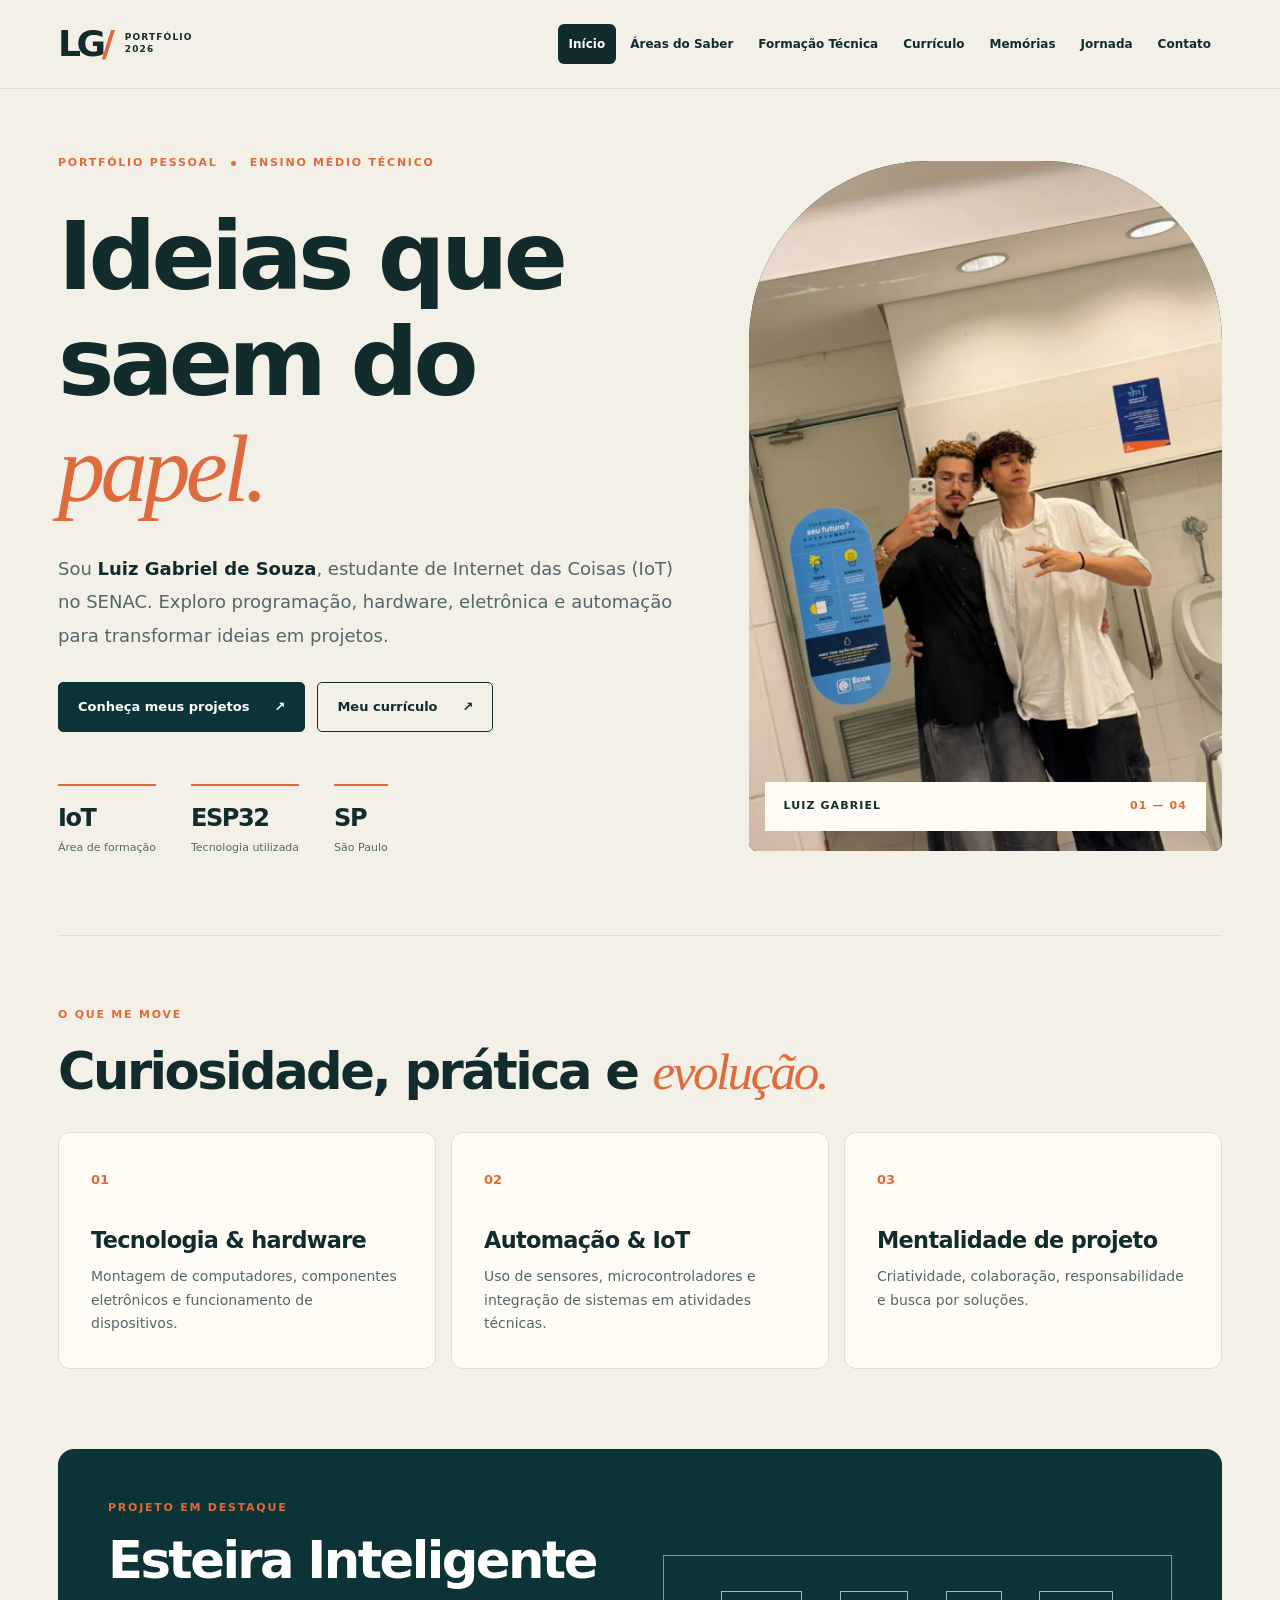
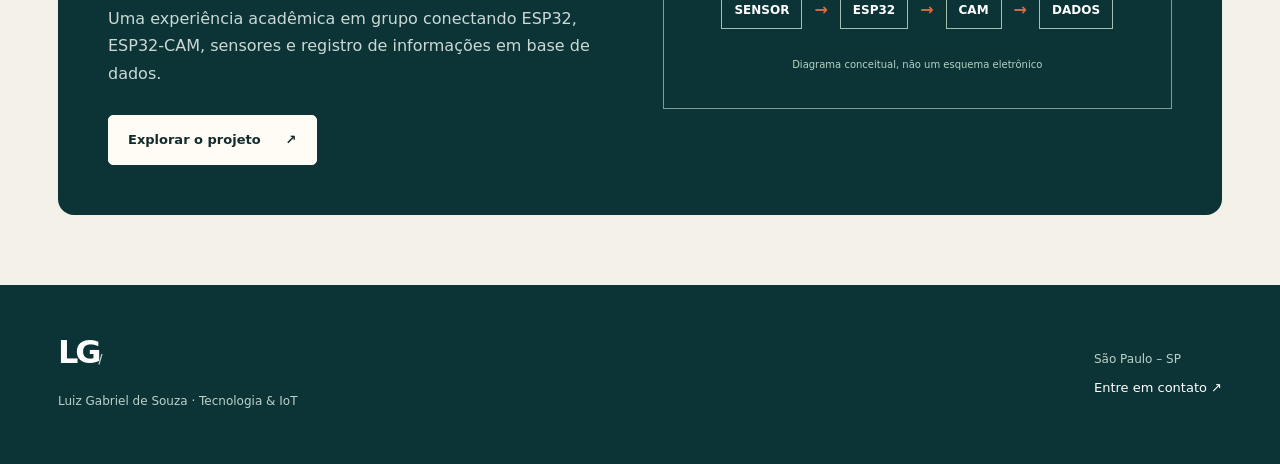
<file: index.html>
<!doctype html>
<html lang="pt-BR">
<head>
<meta charset="UTF-8"><meta name="viewport" content="width=device-width,initial-scale=1">
<meta name="description" content="Portfólio acadêmico de Luiz Gabriel de Souza, estudante de Ensino Médio Técnico em IoT.">
<title>Início | Luiz Gabriel de Souza</title><link rel="stylesheet" href="css/style.css"><script defer src="js/main.js"></script>
</head>
<body>
<a class="skip" href="#principal">Pular para o conteúdo</a>
<header class="site-header"><div class="nav-shell"><a href="index.html" class="logo" aria-label="Página inicial de Luiz Gabriel"><span class="logo-mark">LG<span class="logo-dot">/</span></span><span class="logo-caption">PORTFÓLIO<br>2026</span></a><button class="menu-button" aria-label="Abrir menu" aria-controls="site-nav" aria-expanded="false" type="button"><span></span><span></span><span></span></button><nav id="site-nav" aria-label="Menu principal"><a href="index.html" aria-current="page" class="selected">Início</a><a href="areas-do-saber.html">Áreas do Saber</a><a href="formacao-tecnica.html">Formação Técnica</a><a href="curriculo.html">Currículo</a><a href="memorias.html">Memórias</a><a href="jornada.html">Jornada</a><a href="contato.html">Contato</a></nav></div></header>
<main id="principal" class="container"><section class="hero"><div class="hero-copy"><div class="eyebrow">PORTFÓLIO PESSOAL <i></i> ENSINO MÉDIO TÉCNICO</div><h1>Ideias que saem do <em>papel.</em></h1><p class="lead">Sou <strong>Luiz Gabriel de Souza</strong>, estudante de Internet das Coisas (IoT) no SENAC. Exploro programação, hardware, eletrônica e automação para transformar ideias em projetos.</p><div class="actions"><a href="formacao-tecnica.html" class="button dark">Conheça meus projetos <span>↗</span></a><a href="curriculo.html" class="button outline">Meu currículo <span>↗</span></a></div><div class="hero-metrics"><div><b>IoT</b><small>Área de formação</small></div><div><b>ESP32</b><small>Tecnologia utilizada</small></div><div><b>SP</b><small>São Paulo</small></div></div></div><div class="hero-visual"><img src="assets/imagens/luiz-gabriel.webp" alt="Fotografia de Luiz Gabriel ao ar livre" loading="eager"><div class="photo-stamp">LUIZ GABRIEL <span>01 — 04</span></div></div></section>
<section class="section"><div class="section-heading"><div class="eyebrow">O QUE ME MOVE</div><h2>Curiosidade, prática e <em>evolução.</em></h2></div><div class="tiles three"><article class="tile "><span class="tile-no">01</span><h3>Tecnologia & hardware</h3><p>Montagem de computadores, componentes eletrônicos e funcionamento de dispositivos.</p></article><article class="tile "><span class="tile-no">02</span><h3>Automação & IoT</h3><p>Uso de sensores, microcontroladores e integração de sistemas em atividades técnicas.</p></article><article class="tile "><span class="tile-no">03</span><h3>Mentalidade de projeto</h3><p>Criatividade, colaboração, responsabilidade e busca por soluções.</p></article></div></section><section class="highlight"><div><div class="eyebrow">PROJETO EM DESTAQUE</div><h2>Esteira Inteligente</h2><p>Uma experiência acadêmica em grupo conectando ESP32, ESP32-CAM, sensores e registro de informações em base de dados.</p><a class="button light" href="formacao-tecnica.html">Explorar o projeto <span>↗</span></a></div><div class="schematic" aria-label="Representação ilustrativa do fluxo do projeto"><span>SENSOR</span><b>→</b><span>ESP32</span><b>→</b><span>CAM</span><b>→</b><span>DADOS</span><small>Diagrama conceitual, não um esquema eletrônico</small></div></section></main>
<footer class="site-footer"><div class="footer-inner"><div><b>LG<span class="accent">/</span></b><p>Luiz Gabriel de Souza · Tecnologia &amp; IoT</p></div><div><span>São Paulo – SP</span><a href="contato.html">Entre em contato ↗</a></div></div></footer>
</body></html>
</file>
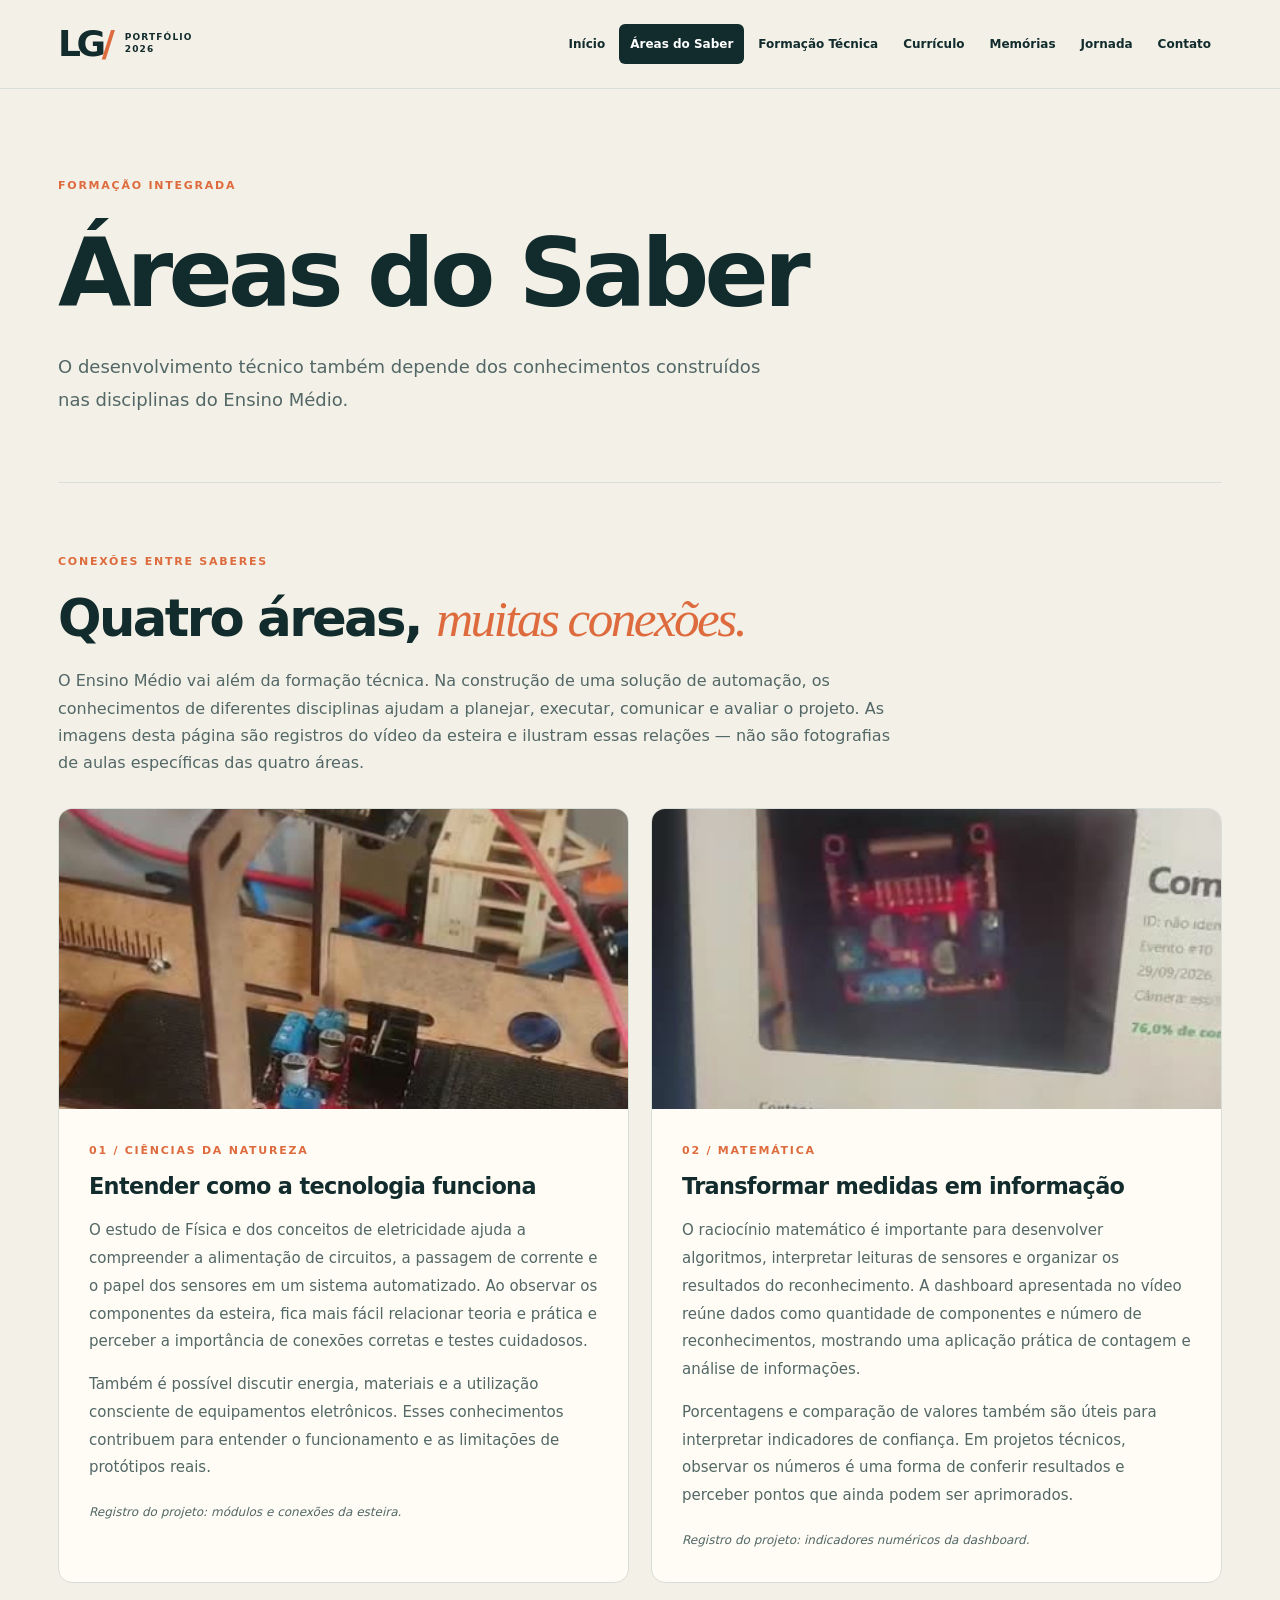
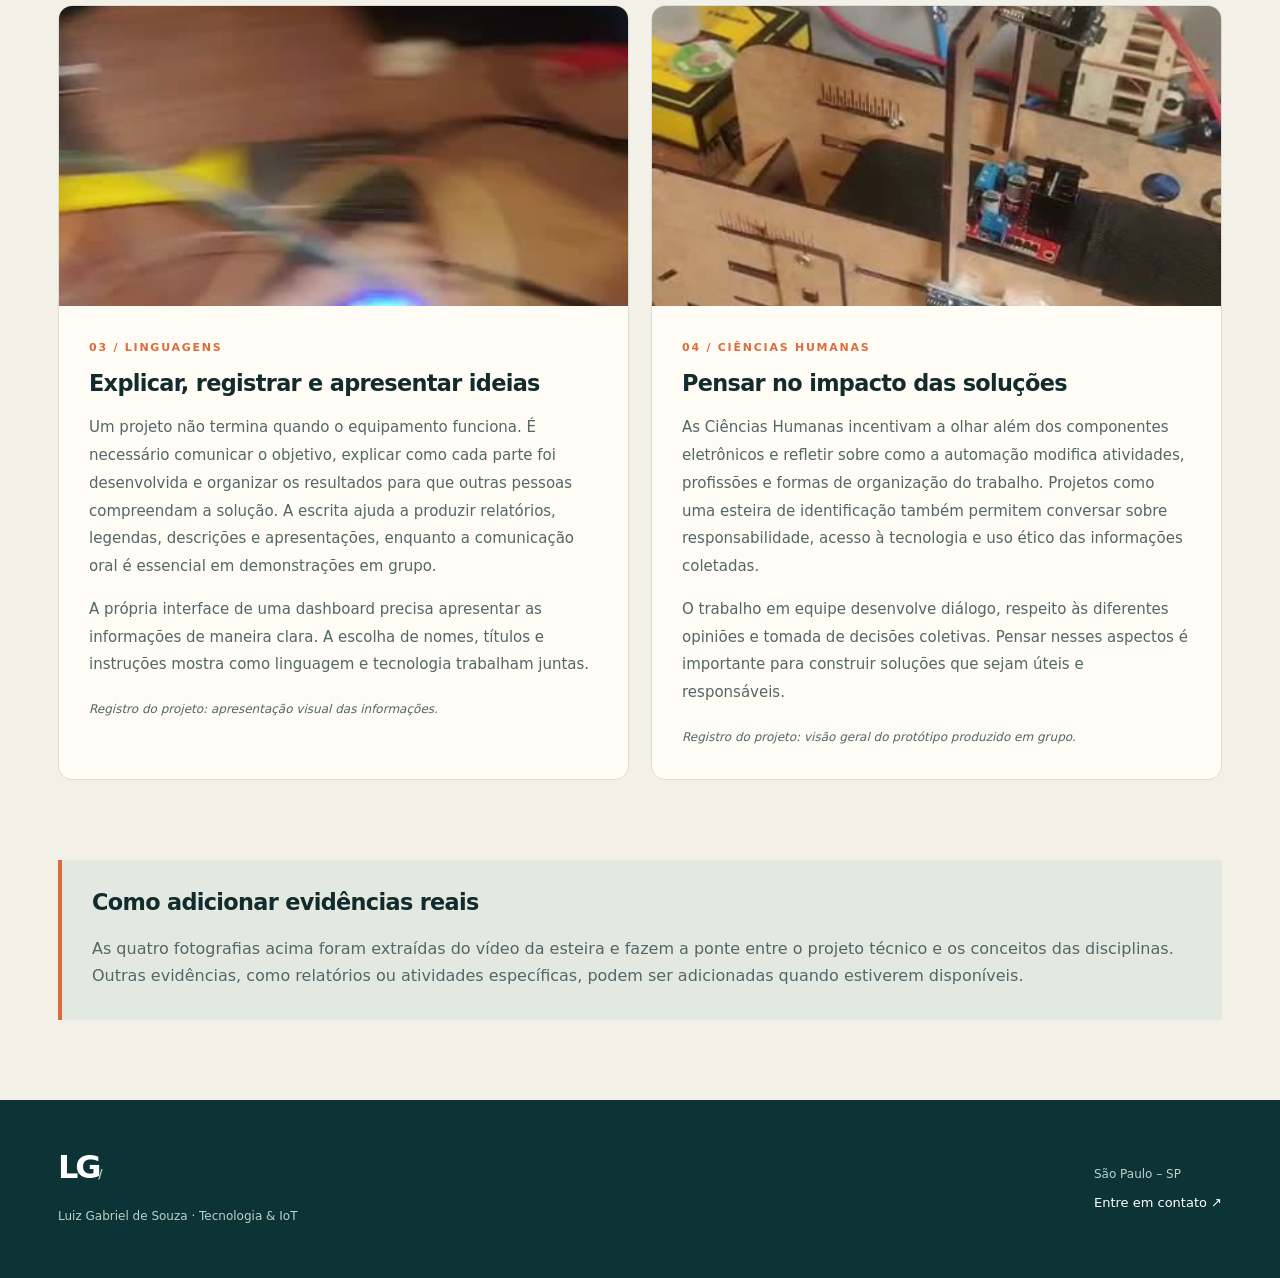
<file: areas-do-saber.html>
<!doctype html>
<html lang="pt-BR">
<head>
<meta charset="UTF-8"><meta name="viewport" content="width=device-width,initial-scale=1">
<meta name="description" content="Portfólio acadêmico de Luiz Gabriel de Souza, estudante de Ensino Médio Técnico em IoT.">
<title>Áreas do Saber | Luiz Gabriel de Souza</title><link rel="stylesheet" href="css/style.css"><script defer src="js/main.js"></script>
</head>
<body>
<a class="skip" href="#principal">Pular para o conteúdo</a>
<header class="site-header"><div class="nav-shell"><a href="index.html" class="logo" aria-label="Página inicial de Luiz Gabriel"><span class="logo-mark">LG<span class="logo-dot">/</span></span><span class="logo-caption">PORTFÓLIO<br>2026</span></a><button class="menu-button" aria-label="Abrir menu" aria-controls="site-nav" aria-expanded="false" type="button"><span></span><span></span><span></span></button><nav id="site-nav" aria-label="Menu principal"><a href="index.html">Início</a><a href="areas-do-saber.html" aria-current="page" class="selected">Áreas do Saber</a><a href="formacao-tecnica.html">Formação Técnica</a><a href="curriculo.html">Currículo</a><a href="memorias.html">Memórias</a><a href="jornada.html">Jornada</a><a href="contato.html">Contato</a></nav></div></header>
<main id="principal" class="container"><section class="page-head"><div class="eyebrow">FORMAÇÃO INTEGRADA</div><h1>Áreas do Saber</h1><p class="lead">O desenvolvimento técnico também depende dos conhecimentos construídos nas disciplinas do Ensino Médio.</p></section><!-- Cada cartão relaciona uma área da BNCC a registros reais do projeto de IoT. -->
<section class="section"><div class="section-heading"><div class="eyebrow">CONEXÕES ENTRE SABERES</div><h2>Quatro áreas, <em>muitas conexões.</em></h2><p>O Ensino Médio vai além da formação técnica. Na construção de uma solução de automação, os conhecimentos de diferentes disciplinas ajudam a planejar, executar, comunicar e avaliar o projeto. As imagens desta página são registros do vídeo da esteira e ilustram essas relações — não são fotografias de aulas específicas das quatro áreas.</p></div>
<div class="knowledge-grid">
<article class="knowledge-card"><img loading="lazy" src="assets/imagens/area-10.jpg" alt="Circuitos, sensores e componentes eletrônicos montados na esteira"><div class="knowledge-copy"><span class="eyebrow">01 / CIÊNCIAS DA NATUREZA</span><h3>Entender como a tecnologia funciona</h3><p>O estudo de Física e dos conceitos de eletricidade ajuda a compreender a alimentação de circuitos, a passagem de corrente e o papel dos sensores em um sistema automatizado. Ao observar os componentes da esteira, fica mais fácil relacionar teoria e prática e perceber a importância de conexões corretas e testes cuidadosos.</p><p>Também é possível discutir energia, materiais e a utilização consciente de equipamentos eletrônicos. Esses conhecimentos contribuem para entender o funcionamento e as limitações de protótipos reais.</p><small>Registro do projeto: módulos e conexões da esteira.</small></div></article>
<article class="knowledge-card"><img loading="lazy" src="assets/imagens/area-21.jpg" alt="Dashboard com contagens e indicador de confiança do reconhecimento"><div class="knowledge-copy"><span class="eyebrow">02 / MATEMÁTICA</span><h3>Transformar medidas em informação</h3><p>O raciocínio matemático é importante para desenvolver algoritmos, interpretar leituras de sensores e organizar os resultados do reconhecimento. A dashboard apresentada no vídeo reúne dados como quantidade de componentes e número de reconhecimentos, mostrando uma aplicação prática de contagem e análise de informações.</p><p>Porcentagens e comparação de valores também são úteis para interpretar indicadores de confiança. Em projetos técnicos, observar os números é uma forma de conferir resultados e perceber pontos que ainda podem ser aprimorados.</p><small>Registro do projeto: indicadores numéricos da dashboard.</small></div></article>
<article class="knowledge-card"><img loading="lazy" src="assets/imagens/area-17.jpg" alt="Tela digital da dashboard usada para apresentar os resultados"><div class="knowledge-copy"><span class="eyebrow">03 / LINGUAGENS</span><h3>Explicar, registrar e apresentar ideias</h3><p>Um projeto não termina quando o equipamento funciona. É necessário comunicar o objetivo, explicar como cada parte foi desenvolvida e organizar os resultados para que outras pessoas compreendam a solução. A escrita ajuda a produzir relatórios, legendas, descrições e apresentações, enquanto a comunicação oral é essencial em demonstrações em grupo.</p><p>A própria interface de uma dashboard precisa apresentar as informações de maneira clara. A escolha de nomes, títulos e instruções mostra como linguagem e tecnologia trabalham juntas.</p><small>Registro do projeto: apresentação visual das informações.</small></div></article>
<article class="knowledge-card"><img loading="lazy" src="assets/imagens/area-3.jpg" alt="Visão geral do protótipo de esteira montado em estrutura de MDF"><div class="knowledge-copy"><span class="eyebrow">04 / CIÊNCIAS HUMANAS</span><h3>Pensar no impacto das soluções</h3><p>As Ciências Humanas incentivam a olhar além dos componentes eletrônicos e refletir sobre como a automação modifica atividades, profissões e formas de organização do trabalho. Projetos como uma esteira de identificação também permitem conversar sobre responsabilidade, acesso à tecnologia e uso ético das informações coletadas.</p><p>O trabalho em equipe desenvolve diálogo, respeito às diferentes opiniões e tomada de decisões coletivas. Pensar nesses aspectos é importante para construir soluções que sejam úteis e responsáveis.</p><small>Registro do projeto: visão geral do protótipo produzido em grupo.</small></div></article>
</div></section><section class="note-panel"><h3>Como adicionar evidências reais</h3><p>As quatro fotografias acima foram extraídas do vídeo da esteira e fazem a ponte entre o projeto técnico e os conceitos das disciplinas. Outras evidências, como relatórios ou atividades específicas, podem ser adicionadas quando estiverem disponíveis.</p></section></main>
<footer class="site-footer"><div class="footer-inner"><div><b>LG<span class="accent">/</span></b><p>Luiz Gabriel de Souza · Tecnologia &amp; IoT</p></div><div><span>São Paulo – SP</span><a href="contato.html">Entre em contato ↗</a></div></div></footer>
</body></html>
</file>
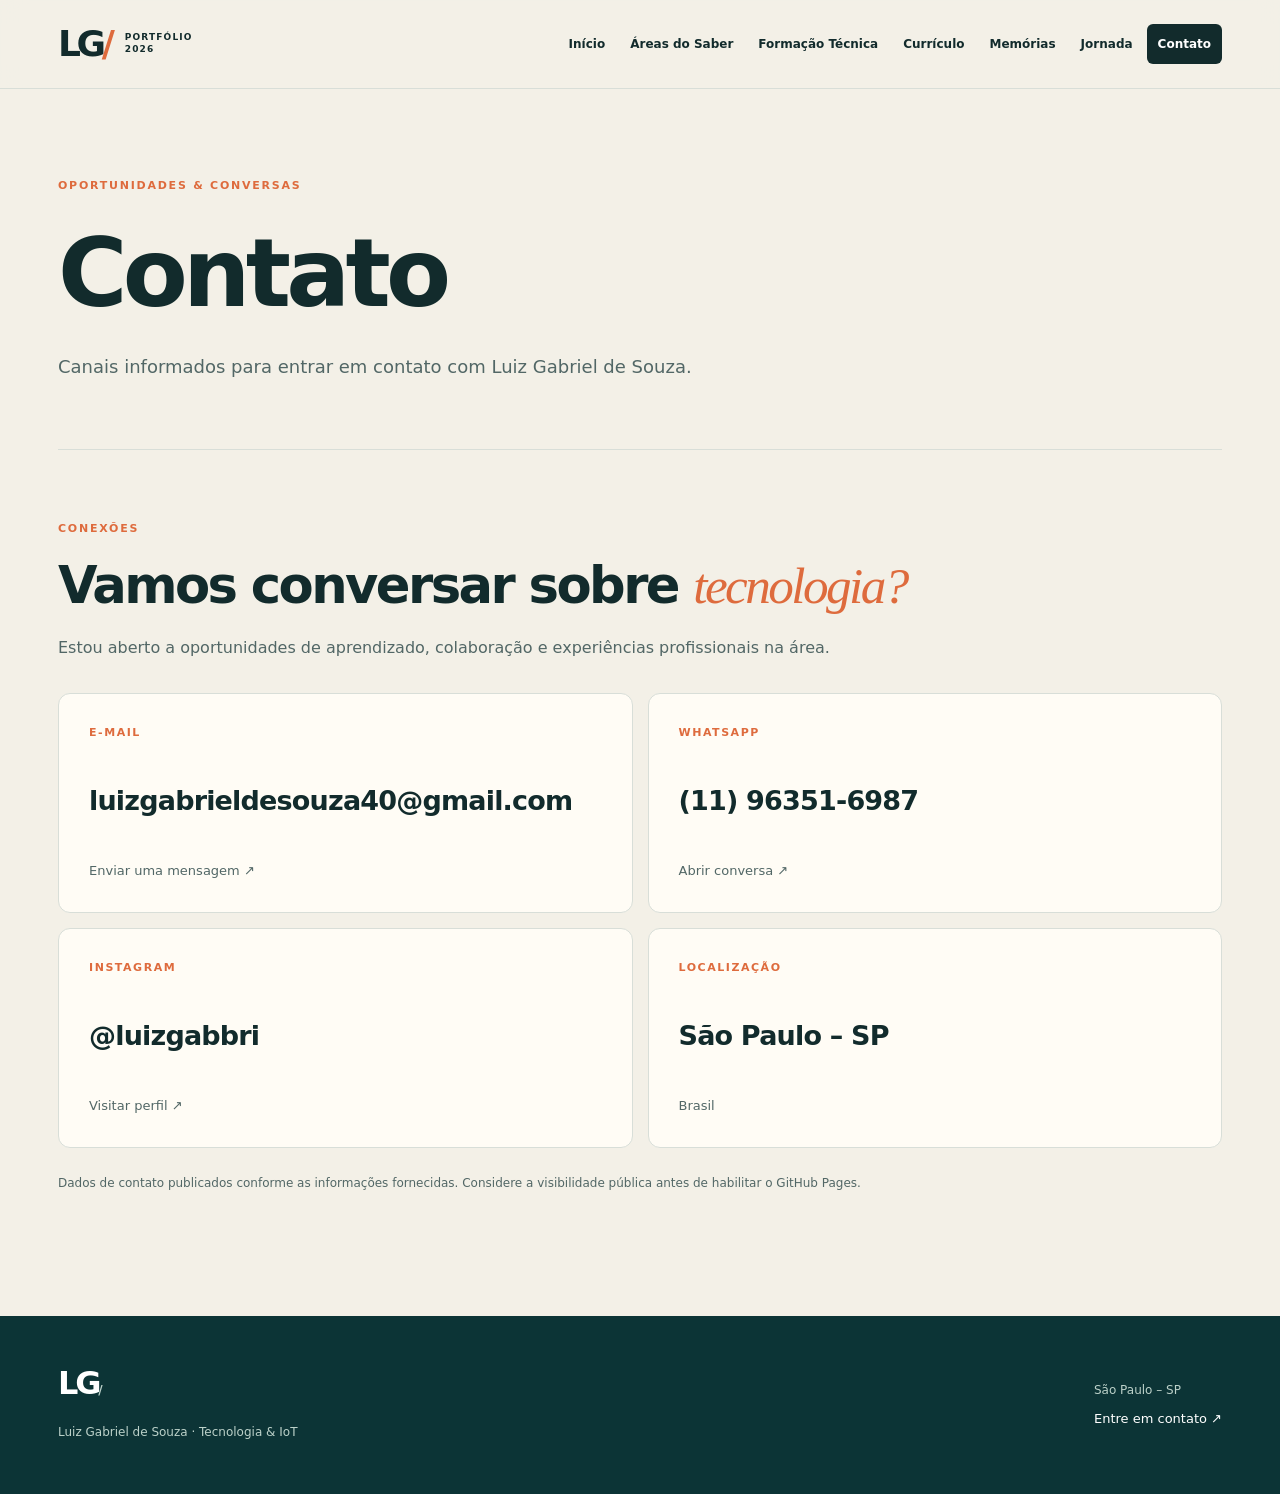
<file: contato.html>
<!doctype html>
<html lang="pt-BR">
<head>
<meta charset="UTF-8"><meta name="viewport" content="width=device-width,initial-scale=1">
<meta name="description" content="Portfólio acadêmico de Luiz Gabriel de Souza, estudante de Ensino Médio Técnico em IoT.">
<title>Contato | Luiz Gabriel de Souza</title><link rel="stylesheet" href="css/style.css"><script defer src="js/main.js"></script>
</head>
<body>
<a class="skip" href="#principal">Pular para o conteúdo</a>
<header class="site-header"><div class="nav-shell"><a href="index.html" class="logo" aria-label="Página inicial de Luiz Gabriel"><span class="logo-mark">LG<span class="logo-dot">/</span></span><span class="logo-caption">PORTFÓLIO<br>2026</span></a><button class="menu-button" aria-label="Abrir menu" aria-controls="site-nav" aria-expanded="false" type="button"><span></span><span></span><span></span></button><nav id="site-nav" aria-label="Menu principal"><a href="index.html">Início</a><a href="areas-do-saber.html">Áreas do Saber</a><a href="formacao-tecnica.html">Formação Técnica</a><a href="curriculo.html">Currículo</a><a href="memorias.html">Memórias</a><a href="jornada.html">Jornada</a><a href="contato.html" aria-current="page" class="selected">Contato</a></nav></div></header>
<main id="principal" class="container"><section class="page-head"><div class="eyebrow">OPORTUNIDADES & CONVERSAS</div><h1>Contato</h1><p class="lead">Canais informados para entrar em contato com Luiz Gabriel de Souza.</p></section><section class="section"><div class="section-heading"><div class="eyebrow">CONEXÕES</div><h2>Vamos conversar sobre <em>tecnologia?</em></h2><p>Estou aberto a oportunidades de aprendizado, colaboração e experiências profissionais na área.</p></div><div class="contact-grid"><a class="contact-card" href="mailto:luizgabrieldesouza40@gmail.com"><span>E-MAIL</span><h3>luizgabrieldesouza40@gmail.com</h3><p>Enviar uma mensagem ↗</p></a><a class="contact-card" href="https://wa.me/5511963516987" target="_blank" rel="noopener noreferrer"><span>WHATSAPP</span><h3>(11) 96351-6987</h3><p>Abrir conversa ↗</p></a><a class="contact-card" href="https://www.instagram.com/luizgabbri/" target="_blank" rel="noopener noreferrer"><span>INSTAGRAM</span><h3>@luizgabbri</h3><p>Visitar perfil ↗</p></a><div class="contact-card static"><span>LOCALIZAÇÃO</span><h3>São Paulo – SP</h3><p>Brasil</p></div></div><p class="privacy">Dados de contato publicados conforme as informações fornecidas. Considere a visibilidade pública antes de habilitar o GitHub Pages.</p></section></main>
<footer class="site-footer"><div class="footer-inner"><div><b>LG<span class="accent">/</span></b><p>Luiz Gabriel de Souza · Tecnologia &amp; IoT</p></div><div><span>São Paulo – SP</span><a href="contato.html">Entre em contato ↗</a></div></div></footer>
</body></html>
</file>
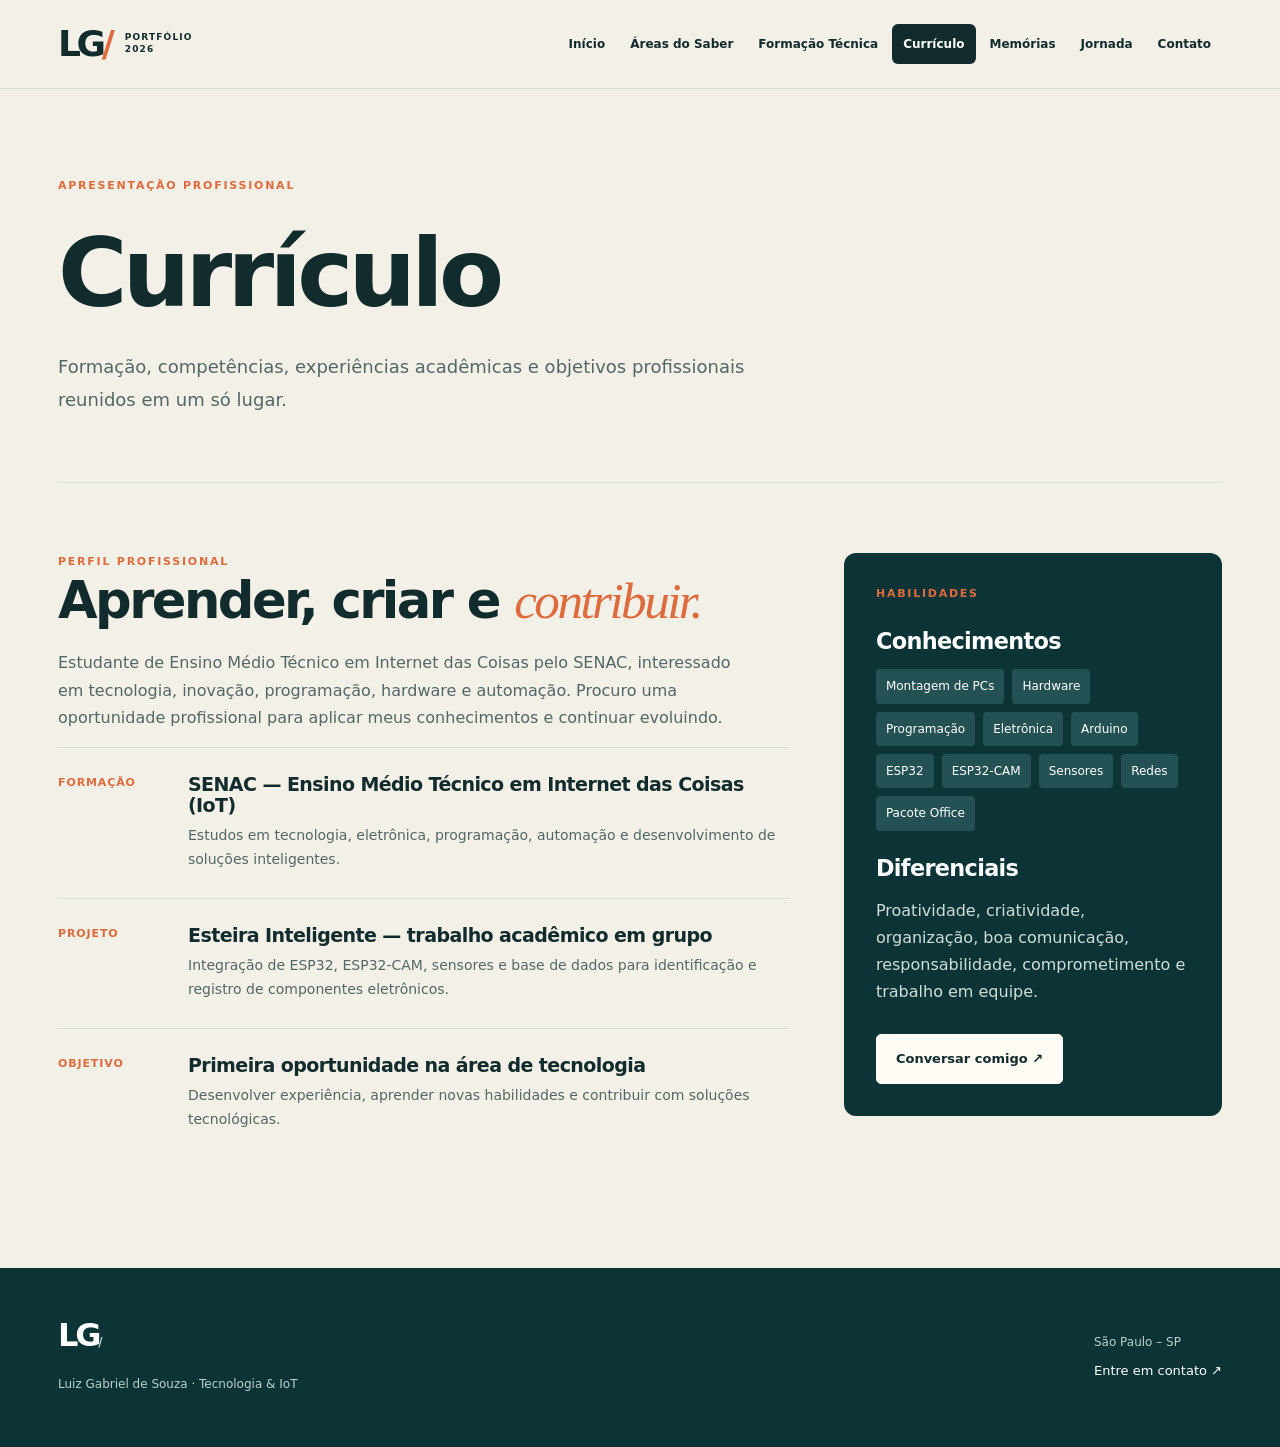
<file: curriculo.html>
<!doctype html>
<html lang="pt-BR">
<head>
<meta charset="UTF-8"><meta name="viewport" content="width=device-width,initial-scale=1">
<meta name="description" content="Portfólio acadêmico de Luiz Gabriel de Souza, estudante de Ensino Médio Técnico em IoT.">
<title>Currículo | Luiz Gabriel de Souza</title><link rel="stylesheet" href="css/style.css"><script defer src="js/main.js"></script>
</head>
<body>
<a class="skip" href="#principal">Pular para o conteúdo</a>
<header class="site-header"><div class="nav-shell"><a href="index.html" class="logo" aria-label="Página inicial de Luiz Gabriel"><span class="logo-mark">LG<span class="logo-dot">/</span></span><span class="logo-caption">PORTFÓLIO<br>2026</span></a><button class="menu-button" aria-label="Abrir menu" aria-controls="site-nav" aria-expanded="false" type="button"><span></span><span></span><span></span></button><nav id="site-nav" aria-label="Menu principal"><a href="index.html">Início</a><a href="areas-do-saber.html">Áreas do Saber</a><a href="formacao-tecnica.html">Formação Técnica</a><a href="curriculo.html" aria-current="page" class="selected">Currículo</a><a href="memorias.html">Memórias</a><a href="jornada.html">Jornada</a><a href="contato.html">Contato</a></nav></div></header>
<main id="principal" class="container"><section class="page-head"><div class="eyebrow">APRESENTAÇÃO PROFISSIONAL</div><h1>Currículo</h1><p class="lead">Formação, competências, experiências acadêmicas e objetivos profissionais reunidos em um só lugar.</p></section><section class="section"><div class="resume"><div><div class="eyebrow">PERFIL PROFISSIONAL</div><h2>Aprender, criar e <em>contribuir.</em></h2><p>Estudante de Ensino Médio Técnico em Internet das Coisas pelo SENAC, interessado em tecnologia, inovação, programação, hardware e automação. Procuro uma oportunidade profissional para aplicar meus conhecimentos e continuar evoluindo.</p><div class="resume-row"><span>FORMAÇÃO</span><div><h3>SENAC — Ensino Médio Técnico em Internet das Coisas (IoT)</h3><p>Estudos em tecnologia, eletrônica, programação, automação e desenvolvimento de soluções inteligentes.</p></div></div><div class="resume-row"><span>PROJETO</span><div><h3>Esteira Inteligente — trabalho acadêmico em grupo</h3><p>Integração de ESP32, ESP32-CAM, sensores e base de dados para identificação e registro de componentes eletrônicos.</p></div></div><div class="resume-row"><span>OBJETIVO</span><div><h3>Primeira oportunidade na área de tecnologia</h3><p>Desenvolver experiência, aprender novas habilidades e contribuir com soluções tecnológicas.</p></div></div></div><aside class="resume-aside"><div class="eyebrow">HABILIDADES</div><h3>Conhecimentos</h3><div class="skill-tags"><span>Montagem de PCs</span><span>Hardware</span><span>Programação</span><span>Eletrônica</span><span>Arduino</span><span>ESP32</span><span>ESP32-CAM</span><span>Sensores</span><span>Redes</span><span>Pacote Office</span></div><h3>Diferenciais</h3><p>Proatividade, criatividade, organização, boa comunicação, responsabilidade, comprometimento e trabalho em equipe.</p><a class="button light" href="contato.html">Conversar comigo ↗</a></aside></div></section></main>
<footer class="site-footer"><div class="footer-inner"><div><b>LG<span class="accent">/</span></b><p>Luiz Gabriel de Souza · Tecnologia &amp; IoT</p></div><div><span>São Paulo – SP</span><a href="contato.html">Entre em contato ↗</a></div></div></footer>
</body></html>
</file>
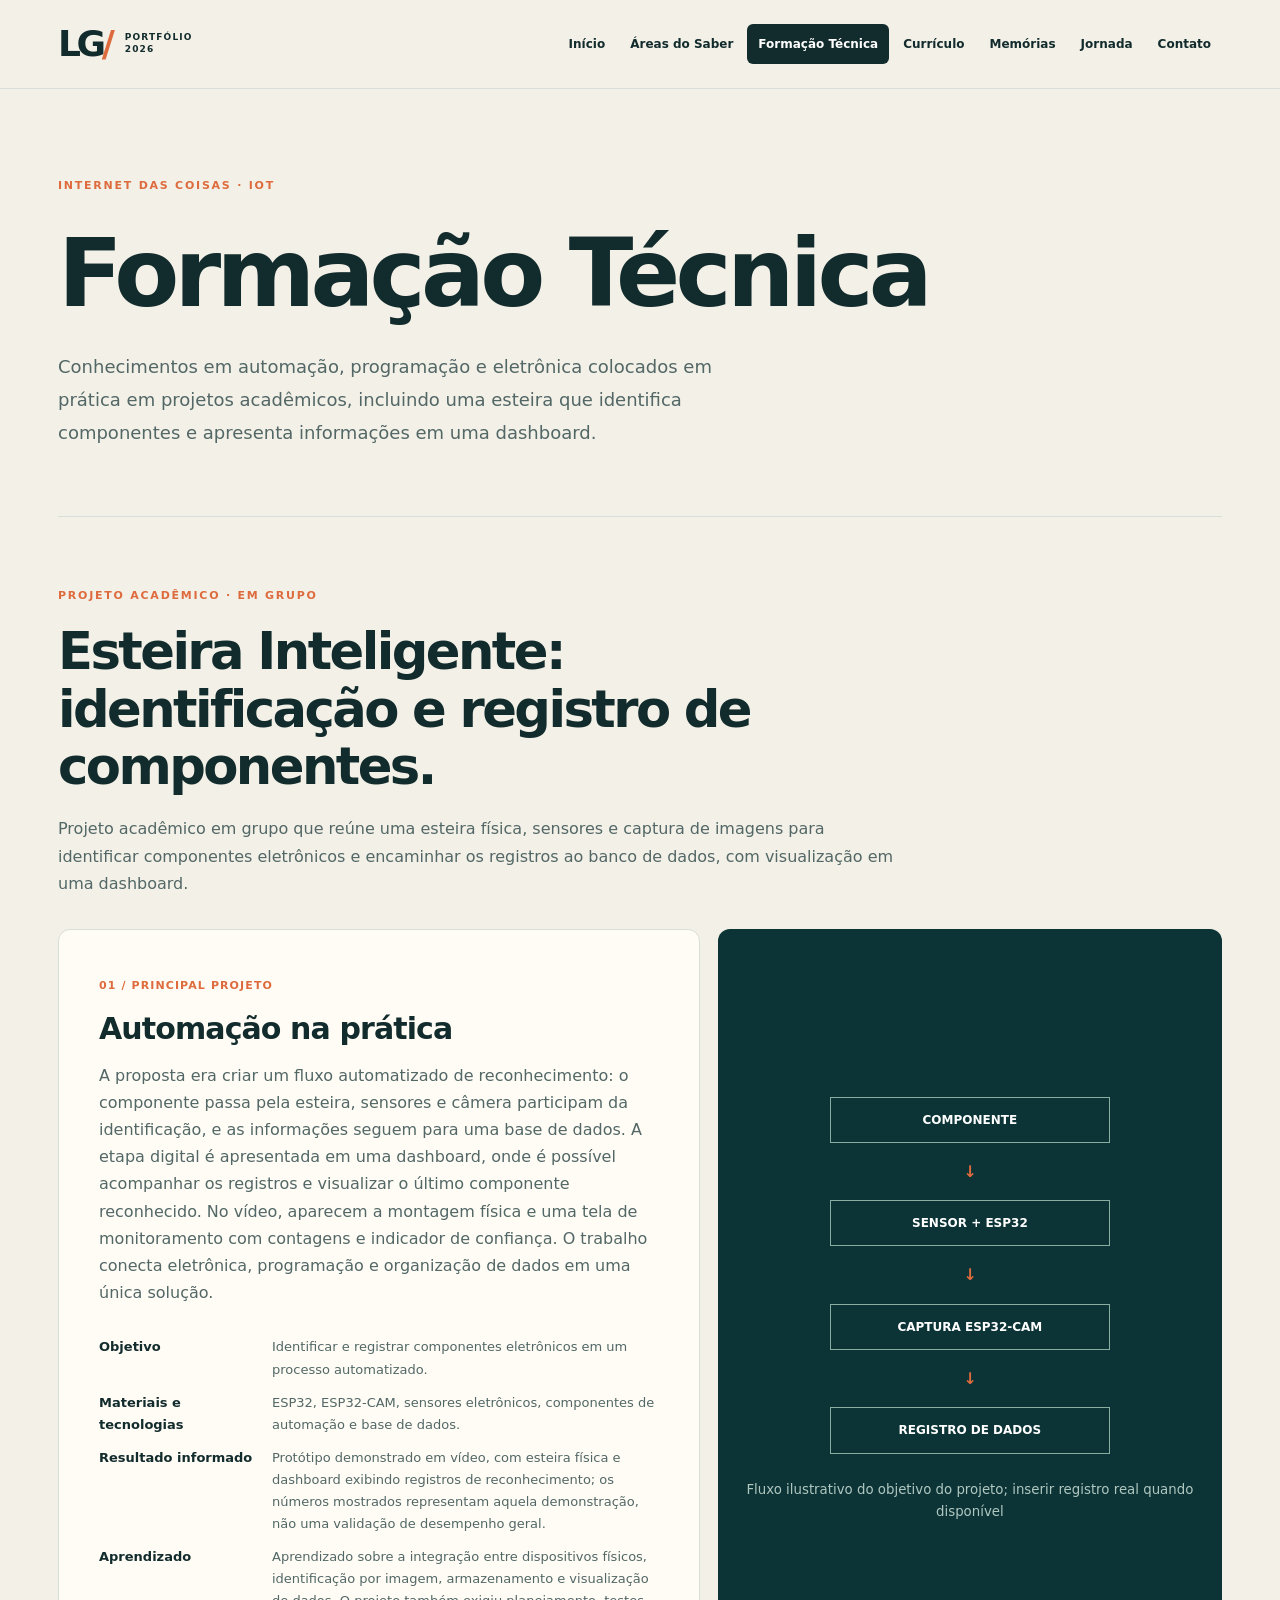
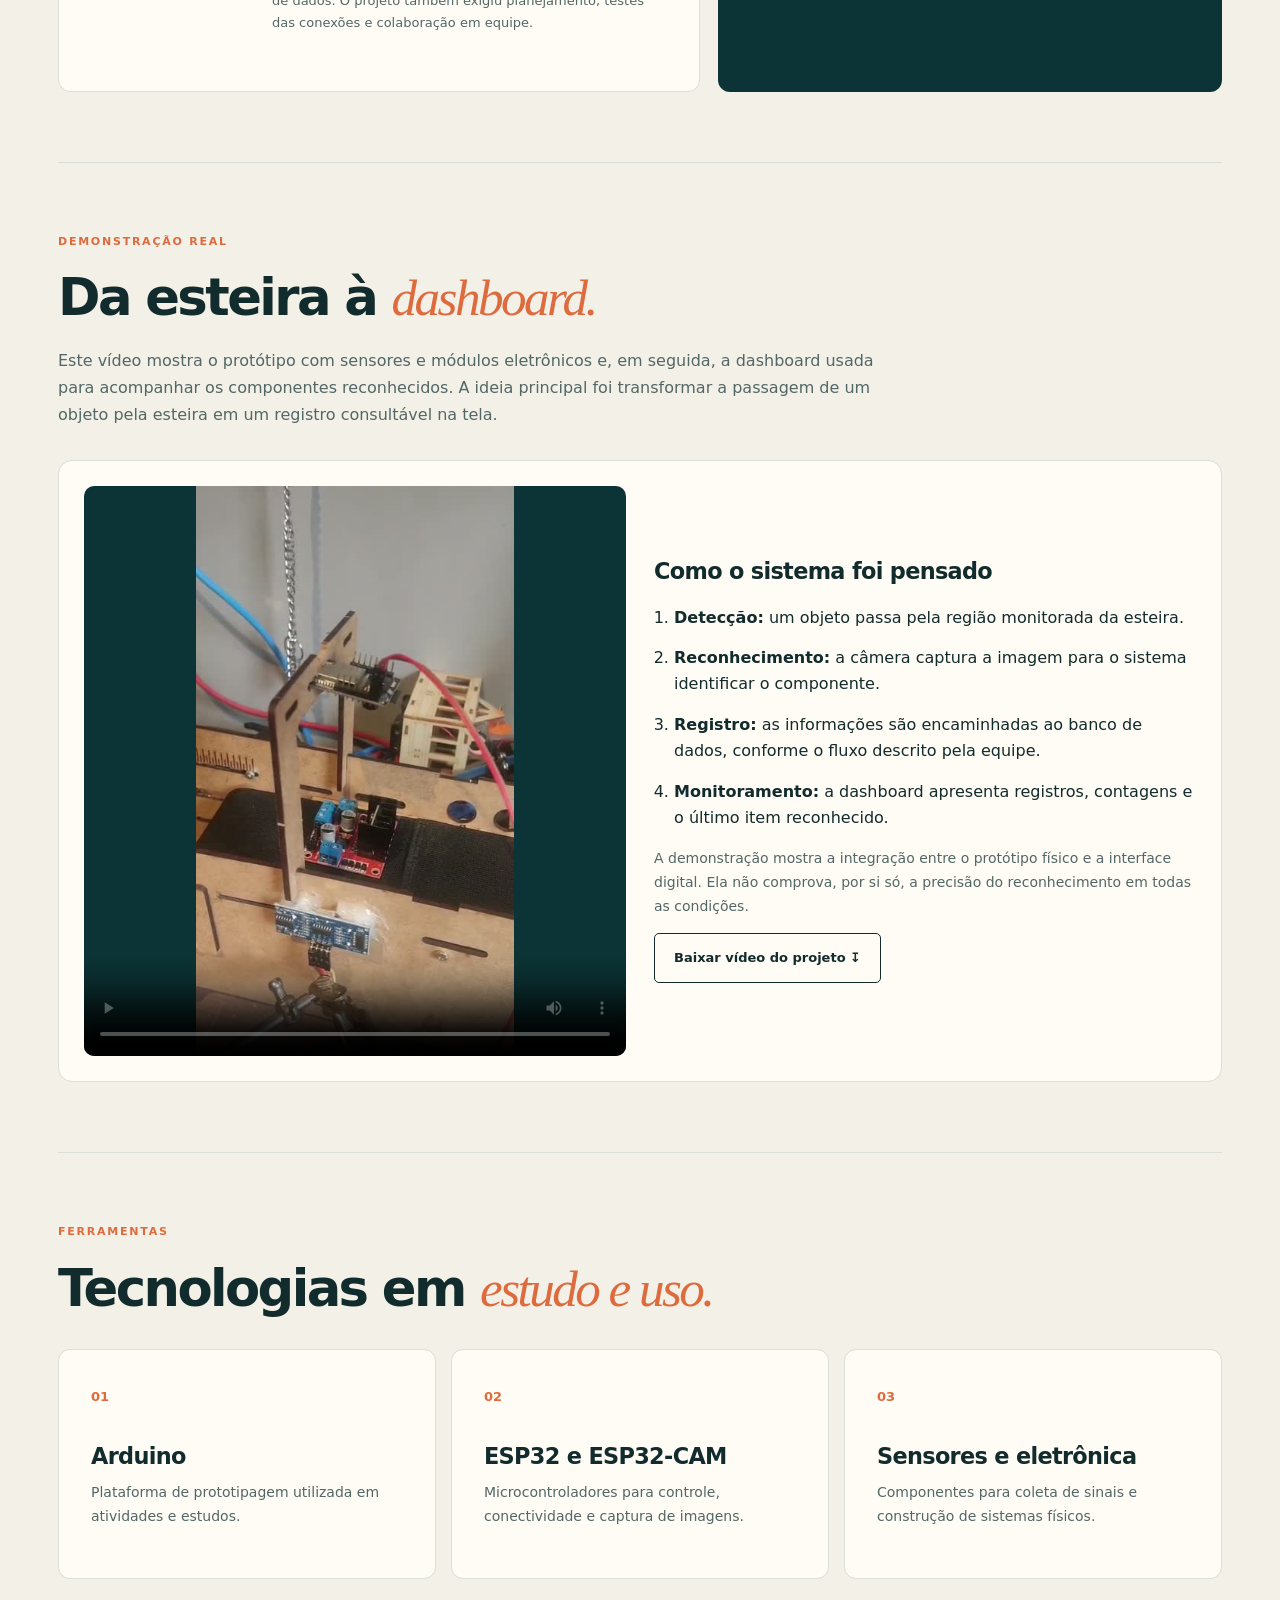
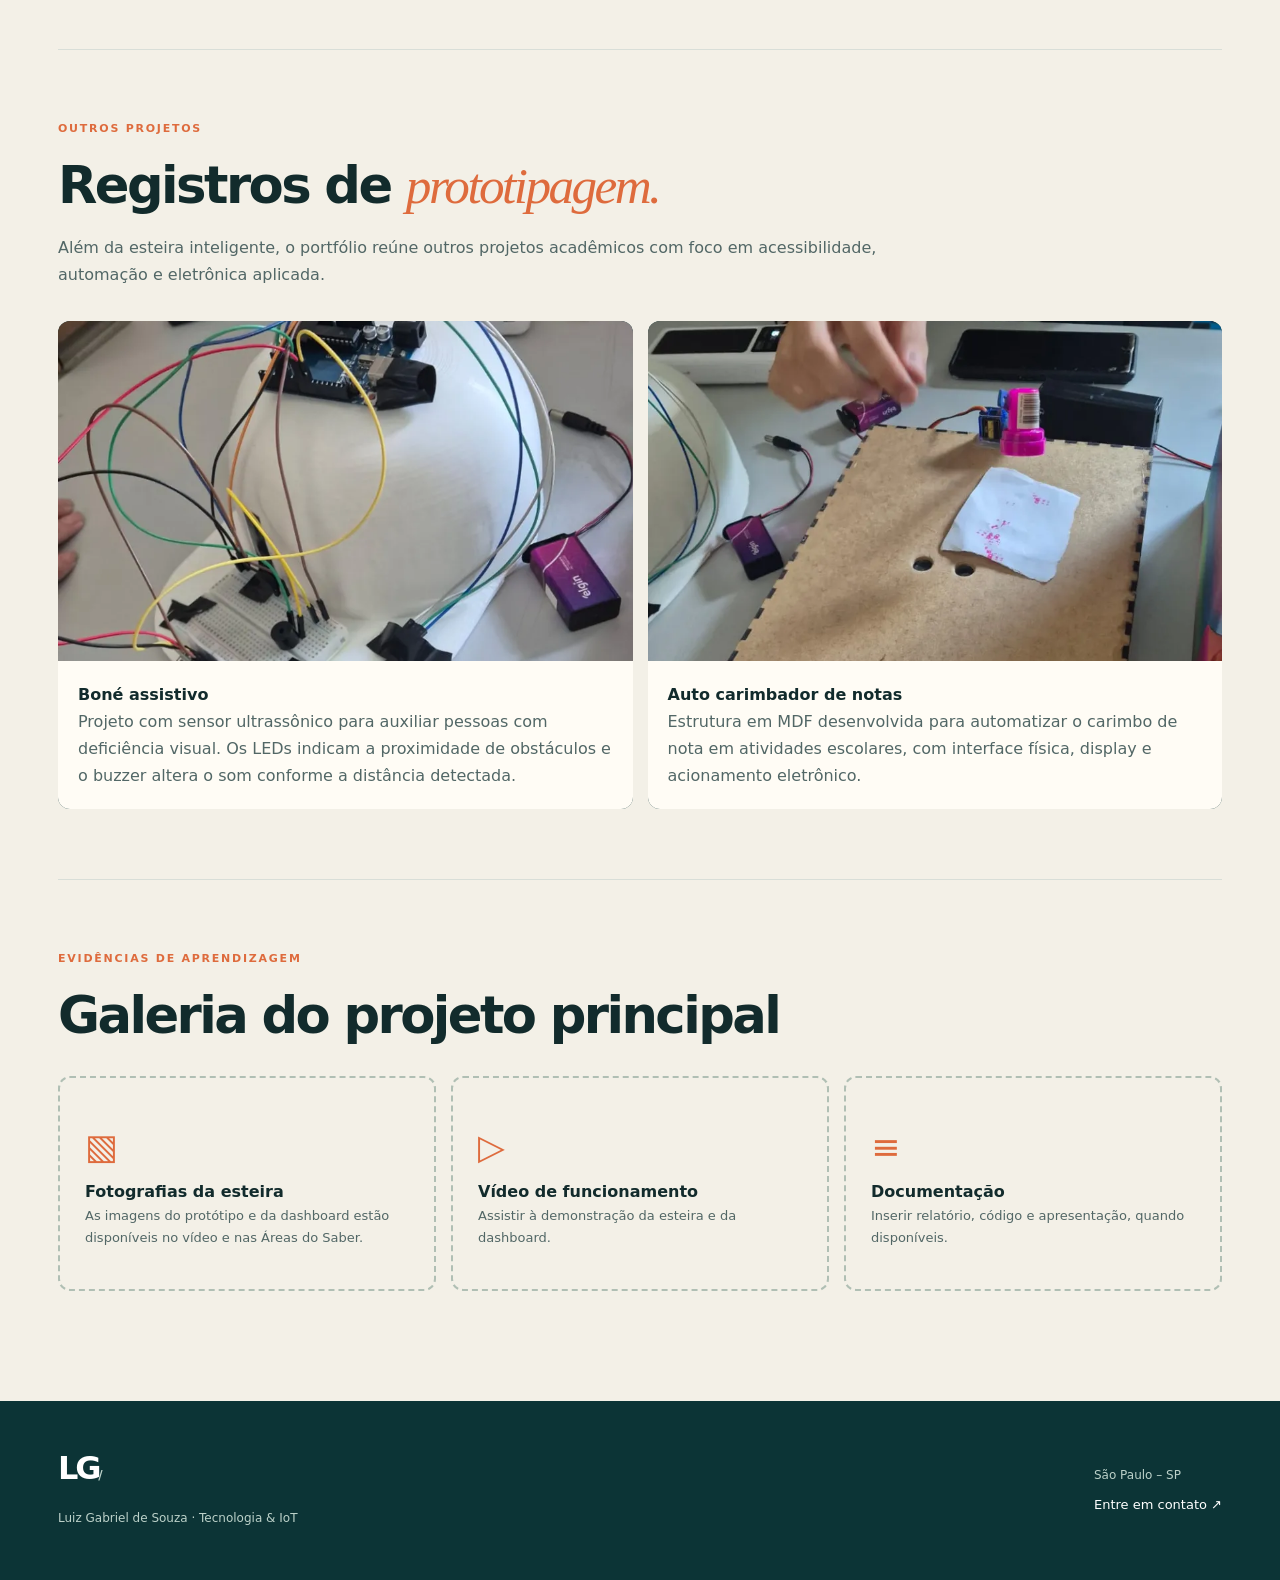
<file: formacao-tecnica.html>
<!doctype html>
<html lang="pt-BR">
<head>
<meta charset="UTF-8"><meta name="viewport" content="width=device-width,initial-scale=1">
<meta name="description" content="Portfólio acadêmico de Luiz Gabriel de Souza, estudante de Ensino Médio Técnico em IoT.">
<title>Formação Técnica | Luiz Gabriel de Souza</title><link rel="stylesheet" href="css/style.css"><script defer src="js/main.js"></script>
</head>
<body>
<a class="skip" href="#principal">Pular para o conteúdo</a>
<header class="site-header"><div class="nav-shell"><a href="index.html" class="logo" aria-label="Página inicial de Luiz Gabriel"><span class="logo-mark">LG<span class="logo-dot">/</span></span><span class="logo-caption">PORTFÓLIO<br>2026</span></a><button class="menu-button" aria-label="Abrir menu" aria-controls="site-nav" aria-expanded="false" type="button"><span></span><span></span><span></span></button><nav id="site-nav" aria-label="Menu principal"><a href="index.html">Início</a><a href="areas-do-saber.html">Áreas do Saber</a><a href="formacao-tecnica.html" aria-current="page" class="selected">Formação Técnica</a><a href="curriculo.html">Currículo</a><a href="memorias.html">Memórias</a><a href="jornada.html">Jornada</a><a href="contato.html">Contato</a></nav></div></header>
<main id="principal" class="container"><section class="page-head"><div class="eyebrow">INTERNET DAS COISAS · IOT</div><h1>Formação Técnica</h1><p class="lead">Conhecimentos em automação, programação e eletrônica colocados em prática em projetos acadêmicos, incluindo uma esteira que identifica componentes e apresenta informações em uma dashboard.</p></section><section class="section"><div class="section-heading"><div class="eyebrow">PROJETO ACADÊMICO · EM GRUPO</div><h2>Esteira Inteligente: identificação e registro de componentes.</h2><p>Projeto acadêmico em grupo que reúne uma esteira física, sensores e captura de imagens para identificar componentes eletrônicos e encaminhar os registros ao banco de dados, com visualização em uma dashboard.</p></div><div class="project-feature"><div class="project-story"><span class="status">01 / PRINCIPAL PROJETO</span><h3>Automação na prática</h3><p>A proposta era criar um fluxo automatizado de reconhecimento: o componente passa pela esteira, sensores e câmera participam da identificação, e as informações seguem para uma base de dados. A etapa digital é apresentada em uma dashboard, onde é possível acompanhar os registros e visualizar o último componente reconhecido. No vídeo, aparecem a montagem física e uma tela de monitoramento com contagens e indicador de confiança. O trabalho conecta eletrônica, programação e organização de dados em uma única solução.</p><dl><dt>Objetivo</dt><dd>Identificar e registrar componentes eletrônicos em um processo automatizado.</dd><dt>Materiais e tecnologias</dt><dd>ESP32, ESP32-CAM, sensores eletrônicos, componentes de automação e base de dados.</dd><dt>Resultado informado</dt><dd>Protótipo demonstrado em vídeo, com esteira física e dashboard exibindo registros de reconhecimento; os números mostrados representam aquela demonstração, não uma validação de desempenho geral.</dd><dt>Aprendizado</dt><dd>Aprendizado sobre a integração entre dispositivos físicos, identificação por imagem, armazenamento e visualização de dados. O projeto também exigiu planejamento, testes das conexões e colaboração em equipe.</dd></dl></div><div class="project-graphic"><div class="diagram"><span>COMPONENTE</span><b>↓</b><span>SENSOR + ESP32</span><b>↓</b><span>CAPTURA ESP32-CAM</span><b>↓</b><span>REGISTRO DE DADOS</span></div><small>Fluxo ilustrativo do objetivo do projeto; inserir registro real quando disponível</small></div></div></section><!-- Vídeo gravado do projeto, hospedado localmente para funcionar no GitHub Pages e no ZIP. -->
<section class="section"><div class="section-heading"><div class="eyebrow">DEMONSTRAÇÃO REAL</div><h2>Da esteira à <em>dashboard.</em></h2><p>Este vídeo mostra o protótipo com sensores e módulos eletrônicos e, em seguida, a dashboard usada para acompanhar os componentes reconhecidos. A ideia principal foi transformar a passagem de um objeto pela esteira em um registro consultável na tela.</p></div><div class="video-project"><video controls preload="metadata" playsinline poster="assets/imagens/area-10.jpg" aria-label="Demonstração da esteira inteligente e da dashboard de reconhecimento"><source src="assets/videos/esteira-inteligente.mp4" type="video/mp4">Seu navegador não suporta vídeo HTML5. <a href="assets/videos/esteira-inteligente.mp4">Abrir vídeo</a>.</video><div class="video-project-copy"><h3>Como o sistema foi pensado</h3><ol><li><b>Detecção:</b> um objeto passa pela região monitorada da esteira.</li><li><b>Reconhecimento:</b> a câmera captura a imagem para o sistema identificar o componente.</li><li><b>Registro:</b> as informações são encaminhadas ao banco de dados, conforme o fluxo descrito pela equipe.</li><li><b>Monitoramento:</b> a dashboard apresenta registros, contagens e o último item reconhecido.</li></ol><p>A demonstração mostra a integração entre o protótipo físico e a interface digital. Ela não comprova, por si só, a precisão do reconhecimento em todas as condições.</p><a class="button outline" href="assets/videos/esteira-inteligente.mp4" download>Baixar vídeo do projeto ↧</a></div></div></section>
<section class="section"><div class="section-heading"><div class="eyebrow">FERRAMENTAS</div><h2>Tecnologias em <em>estudo e uso.</em></h2></div><div class="tiles three"><article class="tile "><span class="tile-no">01</span><h3>Arduino</h3><p>Plataforma de prototipagem utilizada em atividades e estudos.</p></article><article class="tile "><span class="tile-no">02</span><h3>ESP32 e ESP32-CAM</h3><p>Microcontroladores para controle, conectividade e captura de imagens.</p></article><article class="tile "><span class="tile-no">03</span><h3>Sensores e eletrônica</h3><p>Componentes para coleta de sinais e construção de sistemas físicos.</p></article></div></section><section class="section"><div class="section-heading"><div class="eyebrow">OUTROS PROJETOS</div><h2>Registros de <em>prototipagem.</em></h2><p>Além da esteira inteligente, o portfólio reúne outros projetos acadêmicos com foco em acessibilidade, automação e eletrônica aplicada.</p></div><div class="mem-grid"><div class="mem-card feature"><img src="assets/imagens/projeto-bone-assistivo.webp" alt="Protótipo de boné assistivo com sensor ultrassônico, LEDs e buzzer"><div><b>Boné assistivo</b><p>Projeto com sensor ultrassônico para auxiliar pessoas com deficiência visual. Os LEDs indicam a proximidade de obstáculos e o buzzer altera o som conforme a distância detectada.</p></div></div><div class="mem-card feature"><img src="assets/imagens/projeto-carimbador.webp" alt="Protótipo em MDF de carimbador automático de notas com display e botões"><div><b>Auto carimbador de notas</b><p>Estrutura em MDF desenvolvida para automatizar o carimbo de nota em atividades escolares, com interface física, display e acionamento eletrônico.</p></div></div></div></section><section class="section"><div class="section-heading"><div class="eyebrow">EVIDÊNCIAS DE APRENDIZAGEM</div><h2>Galeria do projeto principal</h2></div><div class="evidence-grid"><div class="evidence"><span>▧</span><strong>Fotografias da esteira</strong><p>As imagens do protótipo e da dashboard estão disponíveis no vídeo e nas Áreas do Saber.</p></div><div class="evidence"><span>▷</span><strong>Vídeo de funcionamento</strong><p><a href="assets/videos/esteira-inteligente.mp4">Assistir à demonstração da esteira e da dashboard</a>.</p></div><div class="evidence"><span>≡</span><strong>Documentação</strong><p>Inserir relatório, código e apresentação, quando disponíveis.</p></div></div></section></main>
<footer class="site-footer"><div class="footer-inner"><div><b>LG<span class="accent">/</span></b><p>Luiz Gabriel de Souza · Tecnologia &amp; IoT</p></div><div><span>São Paulo – SP</span><a href="contato.html">Entre em contato ↗</a></div></div></footer>
</body></html>
</file>
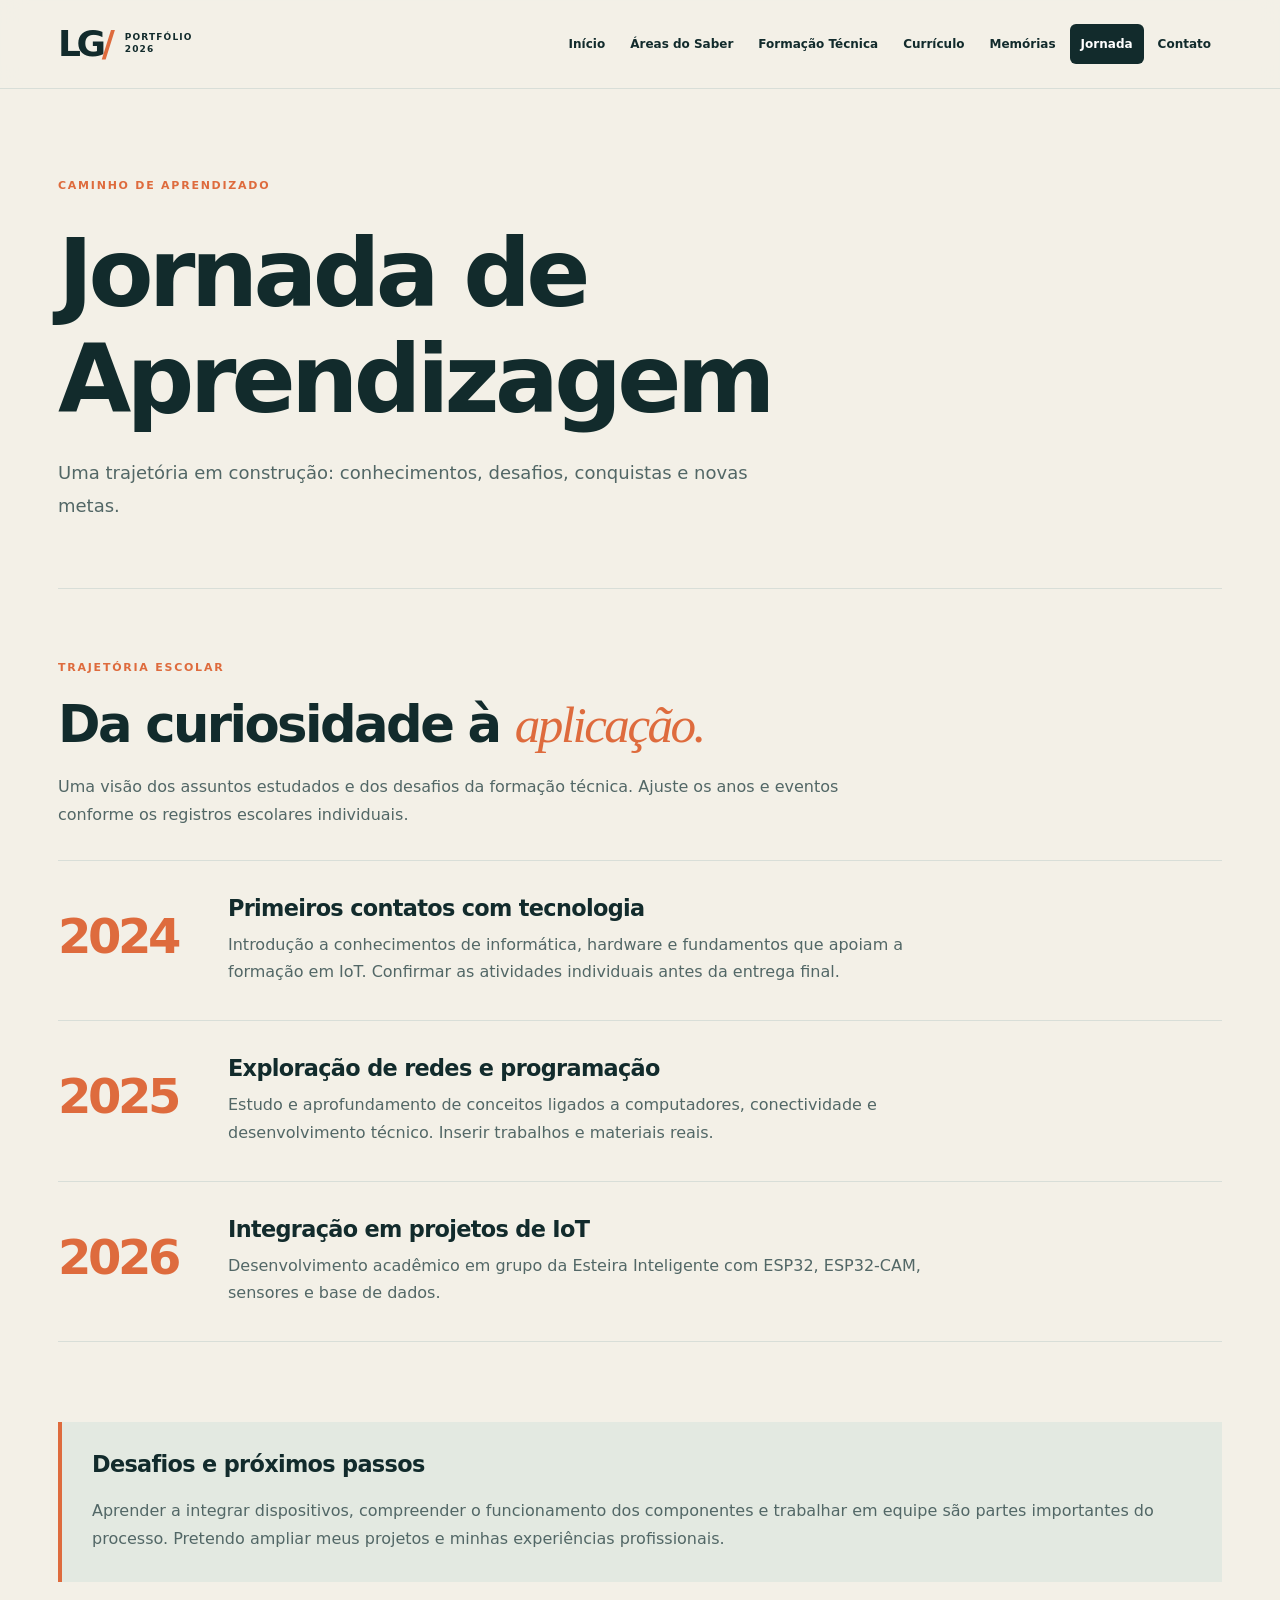
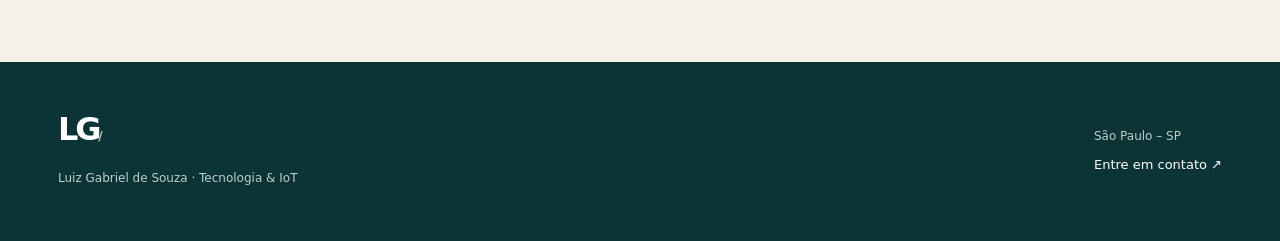
<file: jornada.html>
<!doctype html>
<html lang="pt-BR">
<head>
<meta charset="UTF-8"><meta name="viewport" content="width=device-width,initial-scale=1">
<meta name="description" content="Portfólio acadêmico de Luiz Gabriel de Souza, estudante de Ensino Médio Técnico em IoT.">
<title>Jornada de Aprendizagem | Luiz Gabriel de Souza</title><link rel="stylesheet" href="css/style.css"><script defer src="js/main.js"></script>
</head>
<body>
<a class="skip" href="#principal">Pular para o conteúdo</a>
<header class="site-header"><div class="nav-shell"><a href="index.html" class="logo" aria-label="Página inicial de Luiz Gabriel"><span class="logo-mark">LG<span class="logo-dot">/</span></span><span class="logo-caption">PORTFÓLIO<br>2026</span></a><button class="menu-button" aria-label="Abrir menu" aria-controls="site-nav" aria-expanded="false" type="button"><span></span><span></span><span></span></button><nav id="site-nav" aria-label="Menu principal"><a href="index.html">Início</a><a href="areas-do-saber.html">Áreas do Saber</a><a href="formacao-tecnica.html">Formação Técnica</a><a href="curriculo.html">Currículo</a><a href="memorias.html">Memórias</a><a href="jornada.html" aria-current="page" class="selected">Jornada</a><a href="contato.html">Contato</a></nav></div></header>
<main id="principal" class="container"><section class="page-head"><div class="eyebrow">CAMINHO DE APRENDIZADO</div><h1>Jornada de Aprendizagem</h1><p class="lead">Uma trajetória em construção: conhecimentos, desafios, conquistas e novas metas.</p></section><section class="section"><div class="section-heading"><div class="eyebrow">TRAJETÓRIA ESCOLAR</div><h2>Da curiosidade à <em>aplicação.</em></h2><p>Uma visão dos assuntos estudados e dos desafios da formação técnica. Ajuste os anos e eventos conforme os registros escolares individuais.</p></div><div class="timeline"><article><span>2024</span><div><h3>Primeiros contatos com tecnologia</h3><p>Introdução a conhecimentos de informática, hardware e fundamentos que apoiam a formação em IoT. Confirmar as atividades individuais antes da entrega final.</p></div></article><article><span>2025</span><div><h3>Exploração de redes e programação</h3><p>Estudo e aprofundamento de conceitos ligados a computadores, conectividade e desenvolvimento técnico. Inserir trabalhos e materiais reais.</p></div></article><article><span>2026</span><div><h3>Integração em projetos de IoT</h3><p>Desenvolvimento acadêmico em grupo da Esteira Inteligente com ESP32, ESP32-CAM, sensores e base de dados.</p></div></article></div></section><section class="note-panel"><h3>Desafios e próximos passos</h3><p>Aprender a integrar dispositivos, compreender o funcionamento dos componentes e trabalhar em equipe são partes importantes do processo. Pretendo ampliar meus projetos e minhas experiências profissionais.</p></section></main>
<footer class="site-footer"><div class="footer-inner"><div><b>LG<span class="accent">/</span></b><p>Luiz Gabriel de Souza · Tecnologia &amp; IoT</p></div><div><span>São Paulo – SP</span><a href="contato.html">Entre em contato ↗</a></div></div></footer>
</body></html>
</file>
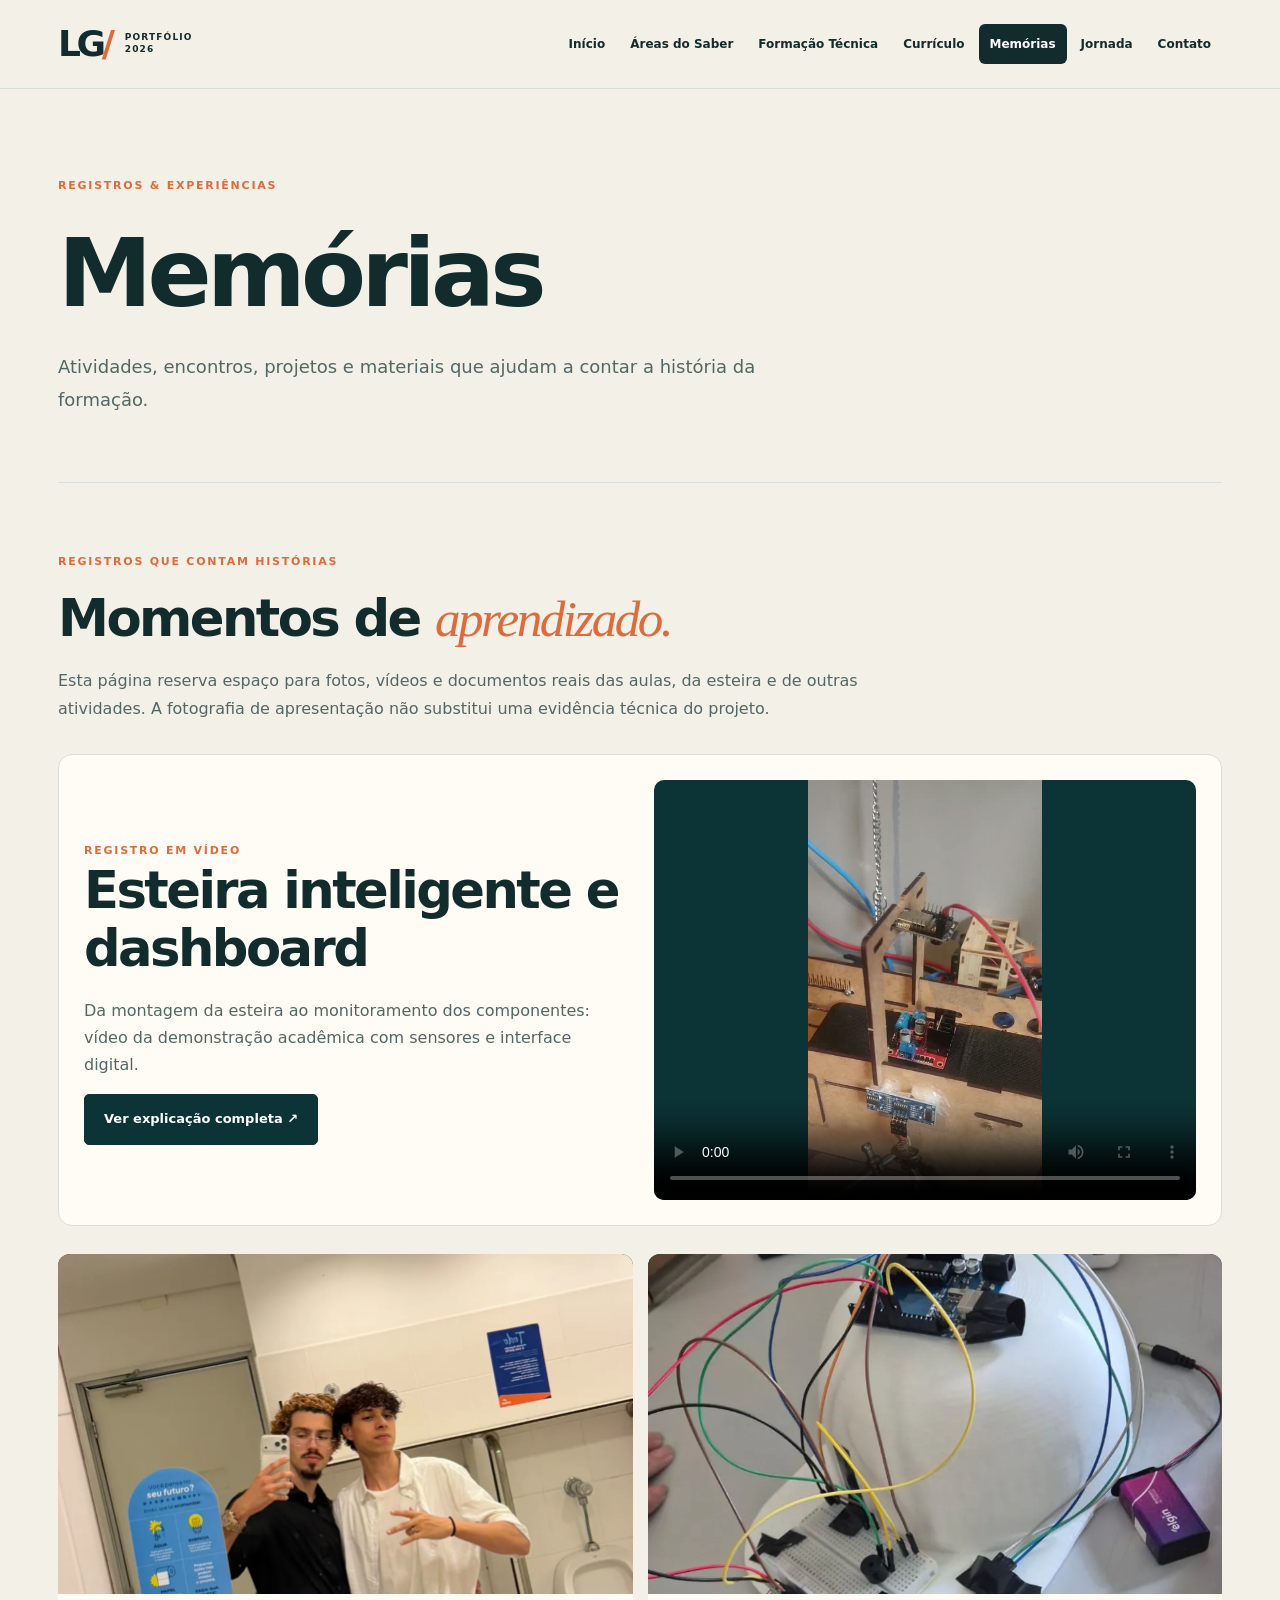
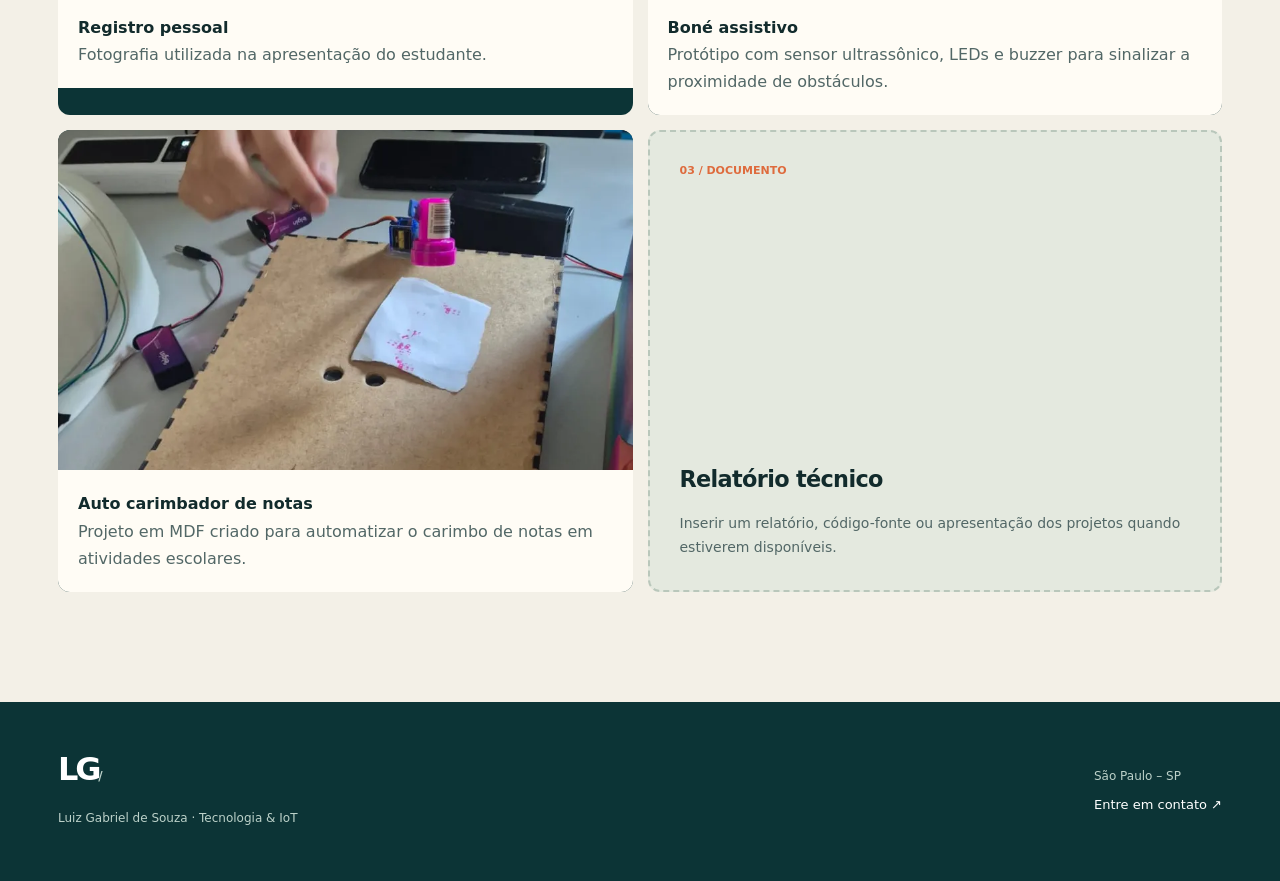
<file: memorias.html>
<!doctype html>
<html lang="pt-BR">
<head>
<meta charset="UTF-8"><meta name="viewport" content="width=device-width,initial-scale=1">
<meta name="description" content="Portfólio acadêmico de Luiz Gabriel de Souza, estudante de Ensino Médio Técnico em IoT.">
<title>Memórias | Luiz Gabriel de Souza</title><link rel="stylesheet" href="css/style.css"><script defer src="js/main.js"></script>
</head>
<body>
<a class="skip" href="#principal">Pular para o conteúdo</a>
<header class="site-header"><div class="nav-shell"><a href="index.html" class="logo" aria-label="Página inicial de Luiz Gabriel"><span class="logo-mark">LG<span class="logo-dot">/</span></span><span class="logo-caption">PORTFÓLIO<br>2026</span></a><button class="menu-button" aria-label="Abrir menu" aria-controls="site-nav" aria-expanded="false" type="button"><span></span><span></span><span></span></button><nav id="site-nav" aria-label="Menu principal"><a href="index.html">Início</a><a href="areas-do-saber.html">Áreas do Saber</a><a href="formacao-tecnica.html">Formação Técnica</a><a href="curriculo.html">Currículo</a><a href="memorias.html" aria-current="page" class="selected">Memórias</a><a href="jornada.html">Jornada</a><a href="contato.html">Contato</a></nav></div></header>
<main id="principal" class="container"><section class="page-head"><div class="eyebrow">REGISTROS & EXPERIÊNCIAS</div><h1>Memórias</h1><p class="lead">Atividades, encontros, projetos e materiais que ajudam a contar a história da formação.</p></section><section class="section"><div class="section-heading"><div class="eyebrow">REGISTROS QUE CONTAM HISTÓRIAS</div><h2>Momentos de <em>aprendizado.</em></h2><p>Esta página reserva espaço para fotos, vídeos e documentos reais das aulas, da esteira e de outras atividades. A fotografia de apresentação não substitui uma evidência técnica do projeto.</p></div><!-- Registro audiovisual da apresentação da esteira. -->
<div class="memory-video"><div><span class="eyebrow">REGISTRO EM VÍDEO</span><h2>Esteira inteligente e dashboard</h2><p>Da montagem da esteira ao monitoramento dos componentes: vídeo da demonstração acadêmica com sensores e interface digital.</p><a href="formacao-tecnica.html" class="button dark">Ver explicação completa ↗</a></div><video controls playsinline preload="metadata" poster="assets/imagens/area-10.jpg"><source src="assets/videos/esteira-inteligente.mp4" type="video/mp4">Seu navegador não suporta vídeo.</video></div><div class="mem-grid"><div class="mem-card feature"><img src="assets/imagens/luiz-gabriel.webp" alt="Fotografia de perfil de Luiz Gabriel utilizada no portfólio"><div><b>Registro pessoal</b><p>Fotografia utilizada na apresentação do estudante.</p></div></div><div class="mem-card feature"><img src="assets/imagens/projeto-bone-assistivo.webp" alt="Protótipo de boné assistivo com fiação, sensor ultrassônico, buzzer e LEDs"><div><b>Boné assistivo</b><p>Protótipo com sensor ultrassônico, LEDs e buzzer para sinalizar a proximidade de obstáculos.</p></div></div><div class="mem-card feature"><img src="assets/imagens/projeto-carimbador.webp" alt="Projeto em MDF de auto carimbador de notas com display e botões"><div><b>Auto carimbador de notas</b><p>Projeto em MDF criado para automatizar o carimbo de notas em atividades escolares.</p></div></div><div class="mem-card placeholder"><span>03 / DOCUMENTO</span><h3>Relatório técnico</h3><p>Inserir um relatório, código-fonte ou apresentação dos projetos quando estiverem disponíveis.</p></div></div></section></main>
<footer class="site-footer"><div class="footer-inner"><div><b>LG<span class="accent">/</span></b><p>Luiz Gabriel de Souza · Tecnologia &amp; IoT</p></div><div><span>São Paulo – SP</span><a href="contato.html">Entre em contato ↗</a></div></div></footer>
</body></html>
</file>
<file: css/style.css>
/* Identidade visual de Luiz Gabriel: areia, azul-petroleo e laranja. */
:root{--sand:#f3f0e7;--paper:#fffcf5;--ink:#122b2c;--muted:#526766;--line:#d8ded8;--orange:#de6b3d;--deep:#0c3436;--max:1220px}
*{box-sizing:border-box}html{scroll-behavior:smooth}body{margin:0;background:var(--sand);color:var(--ink);font:16px/1.7 system-ui,-apple-system,Segoe UI,Arial,sans-serif}a{color:inherit;text-decoration:none}img{max-width:100%;display:block}p{color:var(--muted)}h1,h2,h3{line-height:1.12;letter-spacing:-.05em;margin:0 0 20px}h1{font-size:clamp(3.3rem,7.4vw,7.2rem);font-weight:850}h2{font-size:clamp(2.15rem,4vw,3.9rem)}h3{font-size:1.4rem;letter-spacing:-.03em}em{font-family:Georgia,serif;color:var(--orange);font-weight:400}strong{color:var(--ink)}button{font:inherit}.skip{position:absolute;top:-100px;left:10px;background:var(--orange);padding:10px;z-index:100}.skip:focus{top:10px}.container{max-width:var(--max);padding:0 28px;margin:auto;min-height:67vh}
.site-header{position:sticky;top:0;z-index:30;border-bottom:1px solid var(--line);background:#f3f0e7ed;backdrop-filter:blur(12px)}.nav-shell{max-width:var(--max);min-height:88px;margin:auto;padding:10px 28px;display:flex;align-items:center;justify-content:space-between;gap:20px}.logo{display:flex;gap:14px;align-items:center}.logo-mark{font-size:36px;font-weight:900;letter-spacing:-.12em;line-height:1}.logo-dot{color:var(--orange)}.logo-caption{font-size:9px;font-weight:900;letter-spacing:.13em;line-height:1.3}nav{display:flex;gap:3px;flex-wrap:wrap}nav a{font-size:12px;font-weight:750;padding:10px 11px;border-radius:6px}nav a:hover,nav a.selected{background:var(--ink);color:#fff}.menu-button{display:none;border:1px solid var(--ink);background:transparent;border-radius:4px;padding:9px;cursor:pointer}.menu-button span{display:block;background:var(--ink);height:2px;width:24px;margin:4px}
.eyebrow{color:var(--orange);font-size:11px;font-weight:900;letter-spacing:.16em;text-transform:uppercase}.eyebrow i{display:inline-block;width:5px;height:5px;background:var(--orange);border-radius:50%;vertical-align:middle;margin:0 8px}.lead{font-size:18px;line-height:1.85;max-width:720px}.hero{display:grid;grid-template-columns:1.15fr .85fr;gap:50px;min-height:680px;padding:65px 0 78px;align-items:center}.hero-copy h1{margin:30px 0}.hero-visual{position:relative;min-height:560px;height:100%;max-height:690px;overflow:hidden;background:var(--deep);border-radius:180px 180px 8px 8px}.hero-visual img{height:100%;width:100%;object-fit:cover;object-position:50% 58%}.photo-stamp{position:absolute;bottom:20px;left:16px;right:16px;background:var(--paper);padding:15px 19px;font-size:11px;font-weight:900;letter-spacing:.1em;display:flex;justify-content:space-between;gap:8px}.photo-stamp span{color:var(--orange)}.actions{display:flex;flex-wrap:wrap;gap:12px;margin:30px 0}.button{display:inline-flex;align-items:center;justify-content:space-between;gap:25px;padding:13px 19px;font-size:13px;font-weight:800;border:1px solid var(--ink);border-radius:5px;transition:.2s}.button:hover{transform:translateY(-3px)}.button.dark{background:var(--deep);color:white;border-color:var(--deep)}.button.outline{background:transparent}.button.light{background:var(--paper);color:var(--ink);border-color:var(--paper);margin-top:12px}.hero-metrics{display:flex;gap:35px;margin-top:52px}.hero-metrics div{border-top:2px solid var(--orange);padding-top:12px;display:flex;flex-direction:column}.hero-metrics b{font-size:24px;letter-spacing:-.06em}.hero-metrics small{font-size:11px;color:var(--muted)}
.section{padding:70px 0;border-top:1px solid var(--line)}.section-heading{max-width:850px;margin-bottom:32px}.section-heading .eyebrow{margin-bottom:18px}.tiles{display:grid;gap:15px}.tiles.three{grid-template-columns:repeat(3,1fr)}.tiles.two{grid-template-columns:repeat(2,1fr)}.tile{background:var(--paper);border:1px solid var(--line);border-radius:12px;padding:32px;min-height:230px;transition:.2s}.tile:hover{transform:translateY(-4px);border-color:var(--orange)}.tile-no{font-size:13px;color:var(--orange);font-weight:900}.tile h3{margin:35px 0 12px}.tile p{font-size:14px;margin:0}.highlight{background:var(--deep);color:white;margin:10px 0 70px;padding:50px;border-radius:16px;display:grid;grid-template-columns:1fr 1fr;gap:45px;align-items:center}.highlight p{color:#cbd9d4}.highlight h2{margin:14px 0}.schematic{border:1px solid #7d9e96;padding:35px;display:flex;align-items:center;justify-content:center;flex-wrap:wrap;gap:12px}.schematic span{border:1px solid #a4c0ad;padding:8px 12px;font-size:12px;font-weight:900}.schematic b{color:var(--orange)}.schematic small{width:100%;color:#b5d2c4;text-align:center;font-size:10px;margin-top:15px}
.page-head{padding:88px 0 66px}.page-head h1{margin:24px 0}.page-head .lead{margin:0}.note-panel{background:#e3e9e1;border-left:4px solid var(--orange);padding:30px;margin:10px 0 80px}.note-panel p{margin-bottom:0}.project-feature{display:grid;grid-template-columns:1.12fr .88fr;gap:18px}.project-story{background:var(--paper);padding:40px;border:1px solid var(--line);border-radius:12px}.status{font-size:11px;font-weight:900;letter-spacing:.1em;color:var(--orange)}.project-story h3{font-size:30px;margin:15px 0}.project-story dl{display:grid;grid-template-columns:155px 1fr;gap:11px 18px;margin-top:30px}.project-story dt{color:var(--ink);font-size:13px;font-weight:850}.project-story dd{font-size:13px;color:var(--muted);margin:0}.project-graphic{background:var(--deep);color:white;padding:45px 25px;display:flex;justify-content:center;align-items:center;flex-direction:column;border-radius:12px}.diagram{display:flex;flex-direction:column;align-items:center;gap:15px;width:100%}.diagram span{border:1px solid #89ada1;padding:12px 15px;font-size:12px;text-align:center;width:80%;max-width:280px;font-weight:800}.diagram b{color:var(--orange)}.project-graphic small{text-align:center;color:#b0c7c0;margin-top:25px}.evidence-grid{display:grid;grid-template-columns:repeat(3,1fr);gap:15px}.evidence{min-height:215px;border:2px dashed #b0bfb4;border-radius:12px;display:flex;flex-direction:column;justify-content:center;align-items:flex-start;padding:25px}.evidence span{font-size:35px;color:var(--orange)}.evidence p{font-size:13px;margin:0}
.resume{display:grid;grid-template-columns:1.45fr .75fr;gap:55px}.resume>div>p{max-width:700px}.resume-row{display:grid;grid-template-columns:110px 1fr;gap:20px;padding:26px 0;border-top:1px solid var(--line)}.resume-row span{font-size:11px;letter-spacing:.08em;color:var(--orange);font-weight:900}.resume-row h3{font-size:19px;margin:0 0 8px}.resume-row p{font-size:14px;margin:0}.resume-aside{background:var(--deep);color:white;border-radius:12px;padding:32px;align-self:start}.resume-aside h3{margin:25px 0 15px}.resume-aside p{color:#cfdfd7}.skill-tags{display:flex;flex-wrap:wrap;gap:8px}.skill-tags span{background:#245153;color:white;padding:7px 10px;border-radius:4px;font-size:12px}
.mem-grid{display:grid;grid-template-columns:repeat(2,1fr);gap:15px}.mem-card{border-radius:12px;min-height:310px;overflow:hidden}.mem-card.feature{position:relative;background:var(--deep)}.mem-card.feature img{width:100%;height:340px;object-fit:cover;object-position:center 40%}.mem-card.feature>div{background:var(--paper);padding:20px}.mem-card.feature p{margin:0}.mem-card.placeholder{background:#e4e9df;border:2px dashed #b9c7bb;padding:30px;display:flex;flex-direction:column;justify-content:end}.mem-card.placeholder span{font-size:11px;font-weight:900;color:var(--orange);margin-bottom:auto}.mem-card.placeholder p{font-size:14px;margin:0}.timeline{border-top:1px solid var(--line)}.timeline article{display:grid;grid-template-columns:140px 1fr;gap:30px;padding:35px 0;border-bottom:1px solid var(--line)}.timeline article>span{font-size:48px;font-weight:900;letter-spacing:-.07em;color:var(--orange)}.timeline h3{margin-bottom:10px}.timeline p{margin:0;max-width:700px}
.contact-grid{display:grid;grid-template-columns:repeat(2,1fr);gap:15px}.contact-card{display:flex;flex-direction:column;justify-content:space-between;gap:12px;background:var(--paper);min-height:220px;border:1px solid var(--line);border-radius:12px;padding:30px;overflow-wrap:anywhere;transition:.2s}.contact-card:not(.static):hover{background:var(--deep);color:white}.contact-card:not(.static):hover p{color:#d6e1d9}.contact-card>span{color:var(--orange);font-size:11px;font-weight:900;letter-spacing:.14em}.contact-card h3{font-size:clamp(18px,2.2vw,27px);margin:12px 0}.contact-card p{margin:0;font-size:13px}.privacy{font-size:12px;margin-top:25px}.site-footer{background:var(--deep);color:white;margin-top:40px}.footer-inner{max-width:var(--max);margin:auto;padding:40px 28px;display:flex;justify-content:space-between;align-items:center;gap:22px}.footer-inner b{font-size:32px;letter-spacing:-.1em}.accent{color:var(--orange)}.footer-inner p,.footer-inner span{color:#bcd1c9;font-size:12px}.footer-inner>div:last-child{display:flex;flex-direction:column;gap:8px}.footer-inner a{font-size:13px;color:white}
@media(max-width:1020px){.menu-button{display:block}nav{display:none;position:absolute;left:0;right:0;top:87px;background:var(--sand);padding:18px 26px;border-bottom:1px solid var(--line);flex-direction:column}nav.open{display:flex}nav a{font-size:14px}.hero{gap:25px}.hero-visual{min-height:520px}.tiles.three{grid-template-columns:repeat(2,1fr)}}
@media(max-width:680px){.container{padding:0 18px}.nav-shell{min-height:72px;padding:10px 18px}nav{top:71px}.hero{grid-template-columns:1fr;padding:45px 0}.hero-visual{height:570px;min-height:0;max-width:500px}.hero-metrics{gap:20px;margin-top:30px}.hero-metrics b{font-size:21px}.section{padding:45px 0}.tiles.two,.tiles.three,.highlight,.project-feature,.evidence-grid,.resume,.mem-grid,.contact-grid{grid-template-columns:1fr}.highlight{padding:28px;margin-bottom:45px}.page-head{padding:55px 0 40px}.project-story{padding:25px}.project-story dl{grid-template-columns:1fr;gap:4px}.project-story dd{margin-bottom:12px}.resume-row{grid-template-columns:1fr;gap:10px}.timeline article{grid-template-columns:1fr;gap:8px}.timeline article>span{font-size:35px}.footer-inner{flex-direction:column;align-items:flex-start}h1{font-size:clamp(3rem,12vw,5.2rem)}.lead{font-size:16px}}
@media(prefers-reduced-motion:reduce){html{scroll-behavior:auto}*,*:before,*:after{transition:none!important}}

/* As imagens da área de conhecimento são registros do projeto; grid vira uma coluna em telas menores. */
.knowledge-grid{display:grid;grid-template-columns:repeat(2,minmax(0,1fr));gap:22px}.knowledge-card{background:var(--paper);border:1px solid var(--line);border-radius:14px;overflow:hidden}.knowledge-card>img{width:100%;height:300px;object-fit:cover}.knowledge-copy{padding:26px 30px 30px}.knowledge-copy h3{margin:12px 0 18px}.knowledge-copy p{font-size:15px;line-height:1.85}.knowledge-copy small{color:var(--muted);font-size:12px;font-style:italic}
/* O reprodutor HTML5 funciona sem bibliotecas e se adapta ao tamanho da tela. */
.video-project{display:grid;grid-template-columns:minmax(0,1fr) minmax(0,1fr);gap:28px;align-items:center;background:var(--paper);padding:25px;border-radius:14px;border:1px solid var(--line)}.video-project video{display:block;width:100%;max-height:570px;background:var(--deep);border-radius:10px}.video-project-copy ol{padding-left:20px}.video-project-copy li{margin-bottom:14px;line-height:1.65}.video-project-copy p{font-size:14px}.memory-video{display:grid;grid-template-columns:1fr 1fr;gap:28px;align-items:center;background:var(--paper);border:1px solid var(--line);border-radius:14px;padding:25px;margin-bottom:28px}.memory-video video{width:100%;max-height:420px;border-radius:10px;background:#0c3436}
@media(max-width:800px){.knowledge-grid,.video-project,.memory-video{grid-template-columns:1fr}.knowledge-card>img{height:250px}.video-project,.memory-video{padding:15px}}

/* As fotos das areas do saber foram extraidas do video do projeto e mantem a proporcao em qualquer tela. */
.knowledge-grid{display:grid;grid-template-columns:repeat(2,minmax(0,1fr));gap:22px}.knowledge-card{background:var(--paper);border:1px solid var(--line);border-radius:14px;overflow:hidden}.knowledge-card>img{display:block;width:100%;height:300px;object-fit:cover}.knowledge-copy{padding:26px 30px 30px}.knowledge-copy h3{margin:12px 0 18px}.knowledge-copy p{font-size:15px;line-height:1.85}.knowledge-copy small{color:var(--muted);font-size:12px;font-style:italic}
/* O reprodutor HTML5 utiliza arquivos locais para funcionar sem servicos externos. */
.video-project{display:grid;grid-template-columns:minmax(0,1fr) minmax(0,1fr);gap:28px;align-items:center;background:var(--paper);padding:25px;border-radius:14px;border:1px solid var(--line)}.video-project video{display:block;width:100%;max-height:570px;background:var(--deep);border-radius:10px}.video-project-copy ol{padding-left:20px}.video-project-copy li{margin-bottom:14px;line-height:1.65}.video-project-copy p{font-size:14px}.memory-video{display:grid;grid-template-columns:1fr 1fr;gap:28px;align-items:center;background:var(--paper);border:1px solid var(--line);border-radius:14px;padding:25px;margin-bottom:28px}.memory-video video{display:block;width:100%;max-height:420px;border-radius:10px;background:var(--deep)}
@media(max-width:800px){.knowledge-grid,.video-project,.memory-video{grid-template-columns:1fr}.knowledge-card>img{height:250px}.video-project,.memory-video{padding:15px}}
</file>
